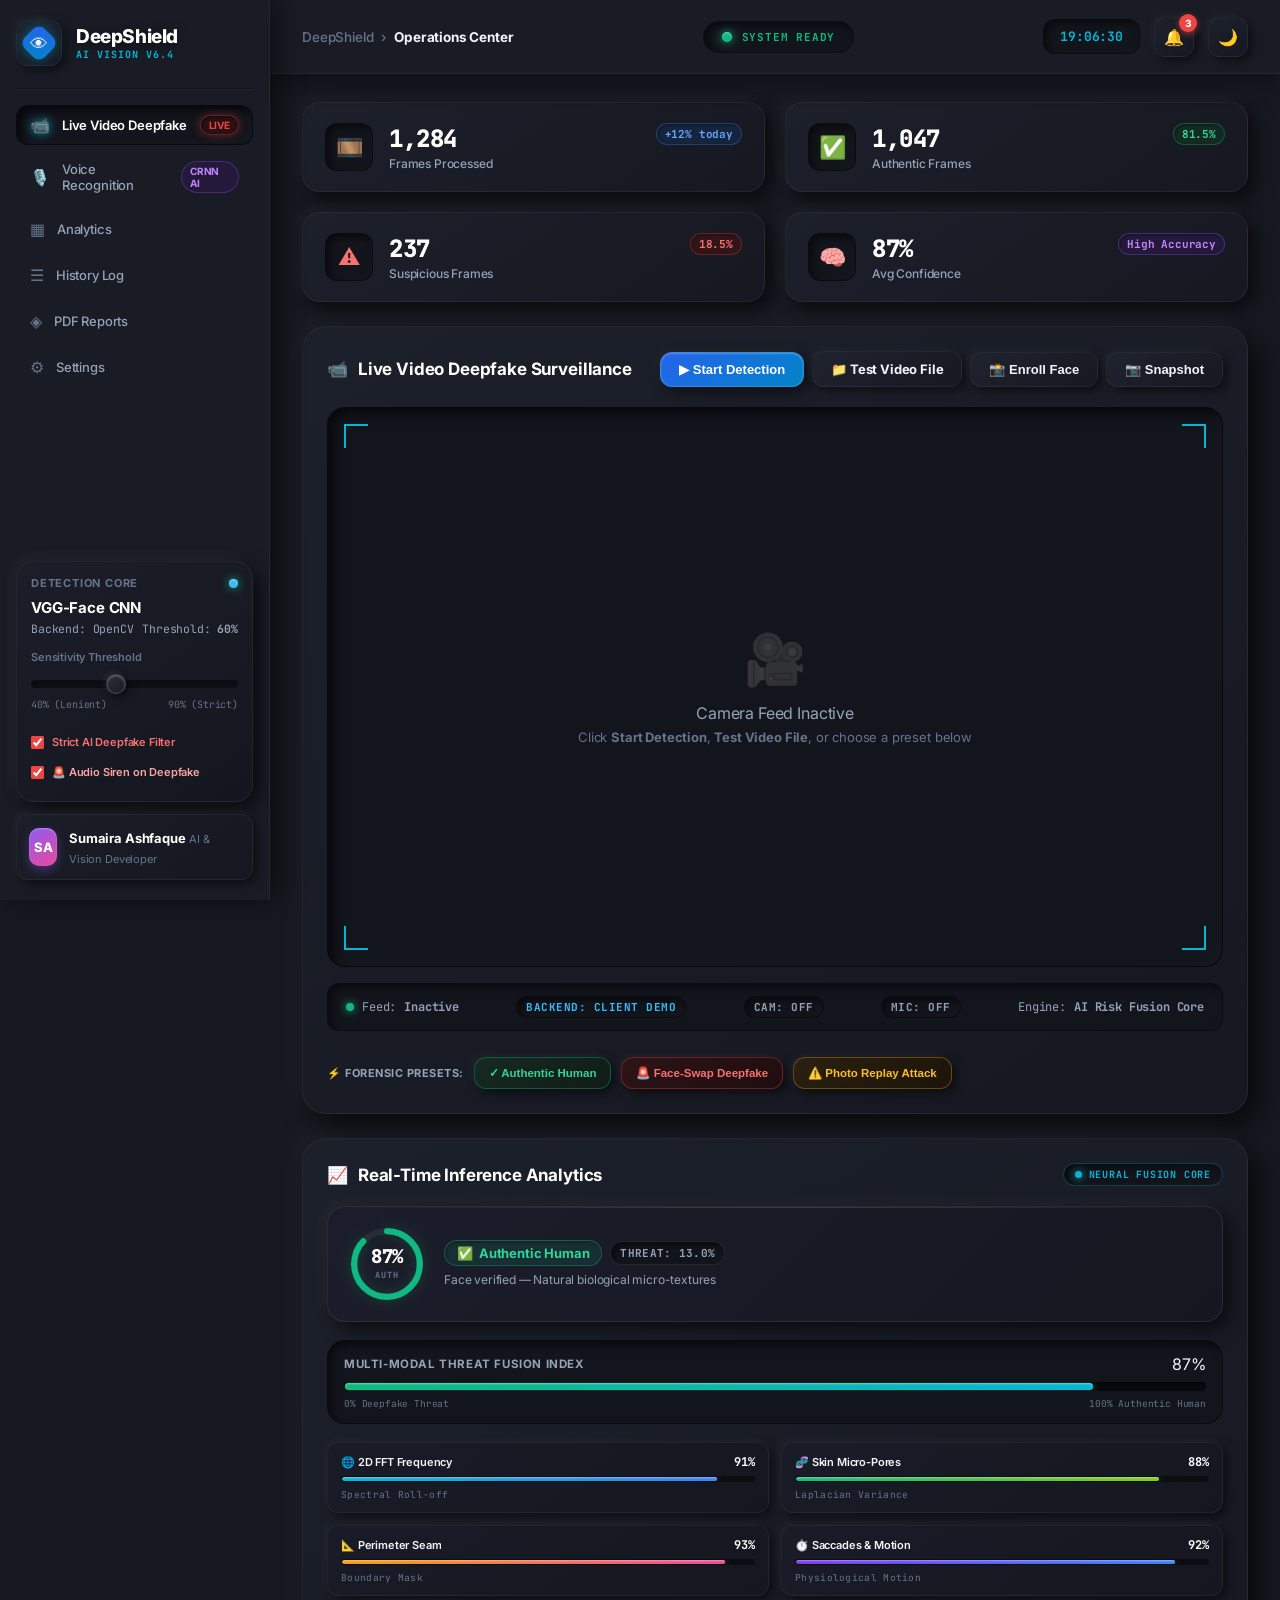
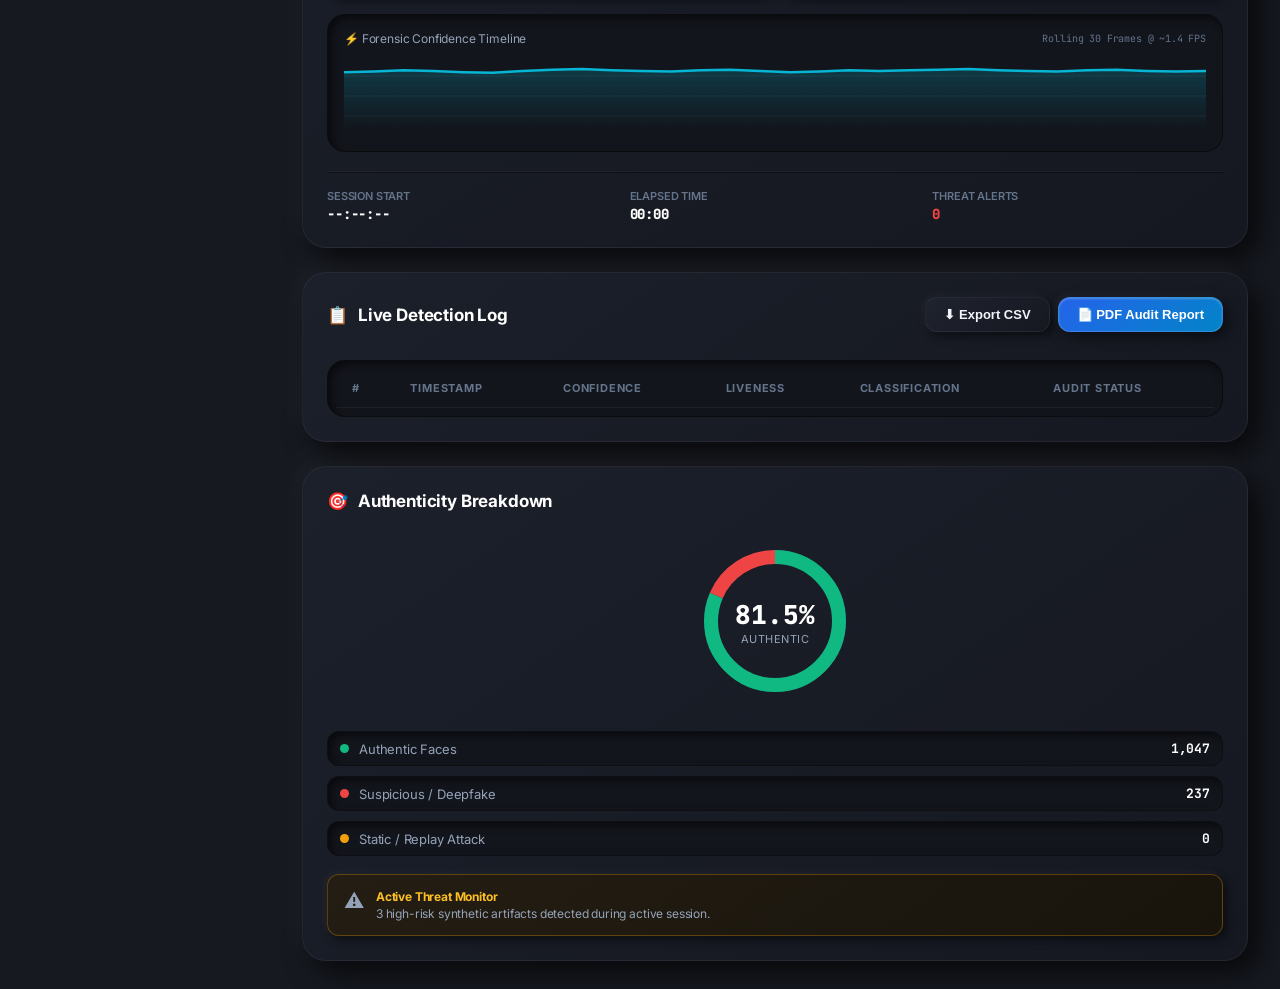
<file: Real-time-Deepfake-Detection-in-video-calls-main/index.html>
<!DOCTYPE html>
<html lang="en">
<head>
  <meta charset="UTF-8">
  <meta http-equiv="refresh" content="0; url=Frontend/index.html">
  <meta name="viewport" content="width=device-width, initial-scale=1.0">
  <title>DeepShield AI — Real-Time Deepfake Detection System</title>
  <style>
    body {
      background: #11121a;
      color: #f1f5f9;
      font-family: -apple-system, BlinkMacSystemFont, "Segoe UI", Roboto, Helvetica, Arial, sans-serif;
      display: flex;
      flex-direction: column;
      align-items: center;
      justify-content: center;
      min-height: 100vh;
      margin: 0;
      text-align: center;
    }
    .card {
      background: #1a1b26;
      border: 1px solid rgba(255, 255, 255, 0.1);
      border-radius: 16px;
      padding: 36px 40px;
      box-shadow: 0 20px 40px rgba(0, 0, 0, 0.5);
      max-width: 480px;
    }
    h1 {
      font-size: 24px;
      margin-bottom: 12px;
      color: #6366f1;
    }
    p {
      color: #94a3b8;
      font-size: 14px;
      line-height: 1.6;
      margin-bottom: 24px;
    }
    a.btn {
      display: inline-block;
      background: linear-gradient(135deg, #6366f1, #4f46e5);
      color: #ffffff;
      padding: 12px 28px;
      border-radius: 10px;
      text-decoration: none;
      font-weight: 600;
      font-size: 14px;
      transition: opacity 0.2s;
    }
    a.btn:hover {
      opacity: 0.9;
    }
  </style>
  <script>
    window.location.replace("Frontend/index.html");
  </script>
</head>
<body>
  <div class="card">
    <h1>🛡️ DeepShield AI</h1>
    <p>Redirecting to DeepShield Real-Time Forensic Operations Center...</p>
    <a href="Frontend/index.html" class="btn">Launch DeepShield Studio →</a>
  </div>
</body>
</html>
</file>
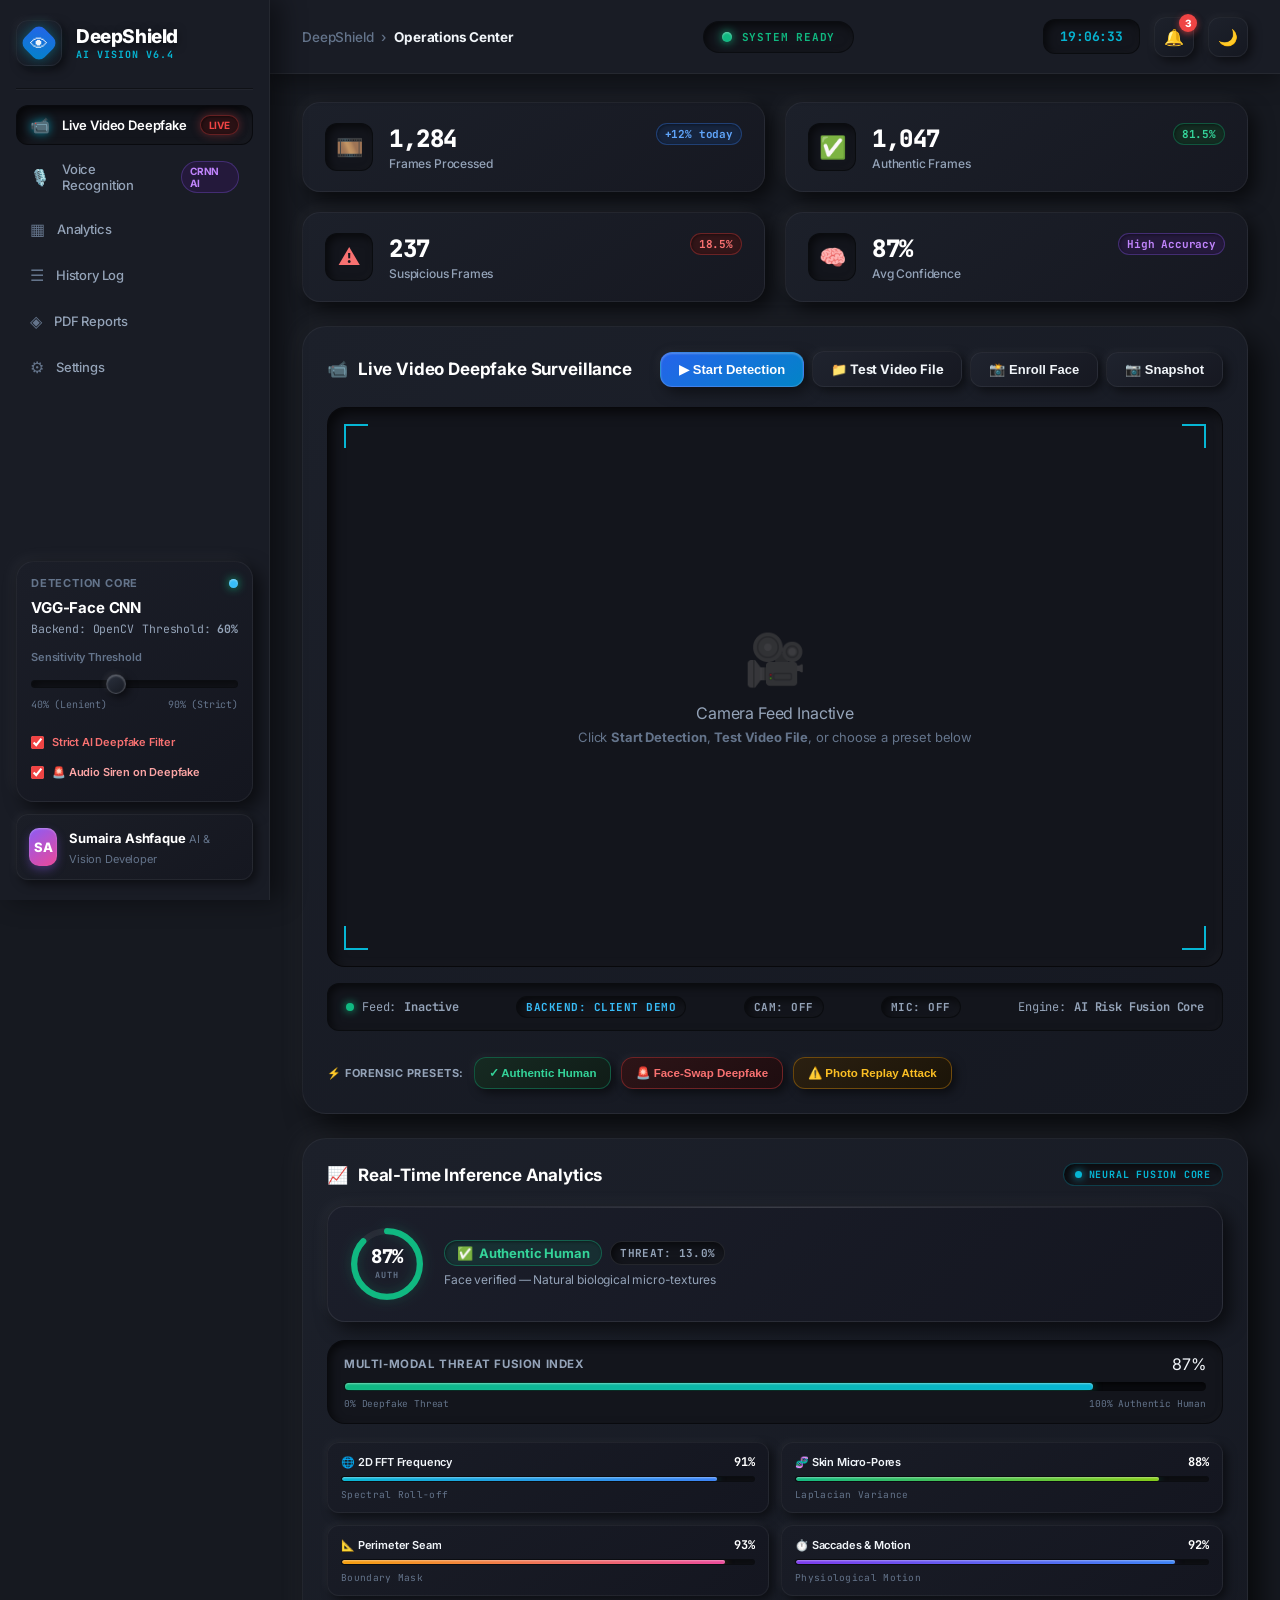
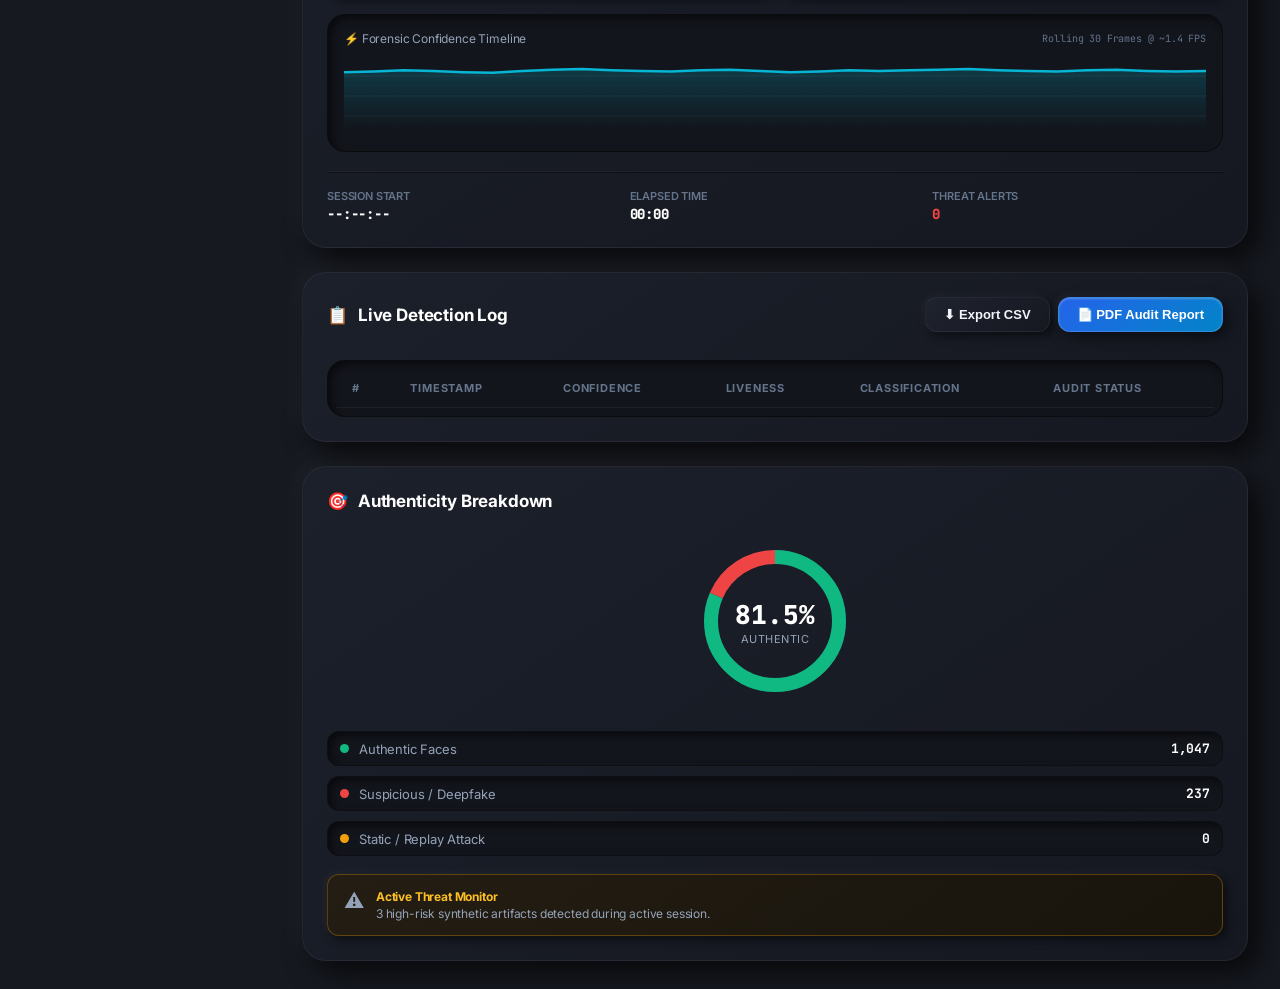
<file: Real-time-Deepfake-Detection-in-video-calls-main/Frontend/index.html>
<!DOCTYPE html>
<html lang="en">
<head>
  <meta charset="UTF-8" />
  <meta name="viewport" content="width=device-width, initial-scale=1.0" />
  <meta name="description" content="DeepShield — Real-Time Deepfake Detection System. AI-powered face authenticity analysis during live video calls with confidence scoring, liveness verification, and instant audit logging." />
  <title>DeepShield — Real-Time Deepfake Detection</title>
  <link rel="preconnect" href="https://fonts.googleapis.com" />
  <link rel="preconnect" href="https://fonts.gstatic.com" crossorigin />
  <link href="https://fonts.googleapis.com/css2?family=Inter:wght@300;400;500;600;700;800;900&family=JetBrains+Mono:wght@400;500;600;700&display=swap" rel="stylesheet" />
  <link rel="stylesheet" href="style.css" />
</head>
<body>
  <!-- Ambient cyber background canvas -->
  <canvas id="particle-canvas"></canvas>
  <div class="scanline-overlay"></div>

  <!-- Application Shell -->
  <div class="app-shell">

    <!-- ========== SIDEBAR ========== -->
    <aside class="sidebar" id="sidebar">
      <div class="sidebar-logo">
        <div class="logo-icon-wrap">
          <div class="logo-hex"></div>
          <span class="logo-eye">👁</span>
        </div>
        <div class="logo-text">
          <span class="logo-title">DeepShield</span>
          <span class="logo-sub">AI Vision v6.4</span>
        </div>
        <button class="sidebar-close-btn" id="sidebar-close-btn" aria-label="Close sidebar menu">✕</button>
      </div>

      <nav class="sidebar-nav">
        <a href="#" class="nav-item active" id="nav-dashboard">
          <span class="nav-icon">📹</span>
          <span class="nav-label">Live Video Deepfake</span>
          <span class="nav-badge live-badge" style="margin-left: auto;">LIVE</span>
        </a>
        <a href="#" class="nav-item" id="nav-voice">
          <span class="nav-icon">🎙️</span>
          <span class="nav-label">Voice Recognition</span>
          <span class="nav-badge badge-purple" style="margin-left: auto;">CRNN AI</span>
        </a>
        <a href="#" class="nav-item" id="nav-analytics">
          <span class="nav-icon">▦</span>
          <span class="nav-label">Analytics</span>
        </a>
        <a href="#" class="nav-item" id="nav-history">
          <span class="nav-icon">☰</span>
          <span class="nav-label">History Log</span>
        </a>
        <a href="#" class="nav-item" id="nav-reports">
          <span class="nav-icon">◈</span>
          <span class="nav-label">PDF Reports</span>
        </a>
        <a href="#" class="nav-item" id="nav-settings">
          <span class="nav-icon">⚙</span>
          <span class="nav-label">Settings</span>
        </a>
      </nav>

      <!-- Active Model Settings Card -->
      <div class="sidebar-model-card">
        <div class="model-header">
          <span class="model-label">Detection Core</span>
          <span class="model-status-dot" title="Core Operational"></span>
        </div>
        <div class="model-name">VGG-Face CNN</div>
        <div class="model-meta">
          <span>Backend: OpenCV</span>
          <span>Threshold: <strong id="threshold-display">60%</strong></span>
        </div>
        <div class="threshold-control">
          <label for="threshold-slider">Sensitivity Threshold</label>
          <input type="range" id="threshold-slider" min="40" max="90" value="60" step="1" class="slider" />
          <div class="threshold-labels">
            <span>40% (Lenient)</span>
            <span>90% (Strict)</span>
          </div>
          <div class="strict-mode-wrap" style="margin-top: 14px; padding-top: 10px; border-top: 1px solid var(--border-subtle); display: flex; flex-direction: column; gap: 8px;">
            <label style="display: flex; align-items: center; gap: 8px; font-size: 11px; cursor: pointer; color: #f87171; font-weight: 600;">
              <input type="checkbox" id="strict-mode" checked style="accent-color: #ef4444;" />
              <span>Strict AI Deepfake Filter</span>
            </label>
            <label style="display: flex; align-items: center; gap: 8px; font-size: 11px; cursor: pointer; color: #fca5a5; font-weight: 600;">
              <input type="checkbox" id="audio-alert-toggle" checked style="accent-color: #ef4444;" />
              <span>🚨 Audio Siren on Deepfake</span>
            </label>
          </div>
        </div>
      </div>

      <!-- Developer Info -->
      <div class="sidebar-footer">
        <div class="user-card">
          <div class="user-avatar">SA</div>
          <div class="user-info">
            <span class="user-name">Sumaira Ashfaque</span>
            <span class="user-role">AI & Vision Developer</span>
          </div>
        </div>
      </div>
    </aside>
    <div class="sidebar-backdrop" id="sidebar-backdrop"></div>

    <!-- ========== MAIN CONTENT AREA ========== -->
    <main class="main-content">

      <!-- TOP NAV / HUD BAR -->
      <header class="topbar">
        <div class="topbar-left">
          <button class="topbar-menu-btn" id="sidebar-toggle" aria-label="Toggle menu">☰</button>
          <div class="breadcrumb">
            <span>DeepShield</span>
            <span class="bc-sep">›</span>
            <span class="bc-active">Operations Center</span>
          </div>
        </div>

        <div class="topbar-center">
          <div class="live-indicator" id="live-indicator">
            <span class="pulse-dot"></span>
            <span class="live-text" id="live-text">SYSTEM READY</span>
          </div>
        </div>

        <div class="topbar-right" style="position: relative;">
          <div class="topbar-clock" id="topbar-clock">--:--:--</div>
          <div class="topbar-btn" id="alert-bell" title="Active Alerts" style="cursor: pointer; position: relative;">
            🔔<span class="alert-count" id="notification-badge">0</span>
          </div>

          <!-- NOTIFICATION CENTER DROPDOWN -->
          <div class="notification-dropdown" id="notification-dropdown" style="display: none;">
            <div class="notif-header">
              <div class="notif-title">
                <span>🔔 Security & System Alerts</span>
                <span class="notif-unread-tag" id="notif-unread-count">0 Unread</span>
              </div>
              <div class="notif-actions">
                <button class="notif-btn" id="notif-mark-read">Mark All Read</button>
                <button class="notif-btn notif-clear-btn" id="notif-clear-all">Clear</button>
              </div>
            </div>
            <div class="notif-list" id="notif-list">
              <!-- Dynamically populated -->
            </div>
          </div>

          <div class="topbar-btn" id="theme-toggle" title="Toggle Dark/Light Mode" style="cursor: pointer;">🌙</div>
        </div>
      </header>

      <div class="content-area">

        <!-- File Protocol Notice Banner (Visible when opened directly via file://) -->
        <div id="file-protocol-warning" class="file-protocol-warning" style="display: none;">
          <div class="file-warning-content">
            <span class="file-warning-icon">⚠️</span>
            <div class="file-warning-text">
              <strong>Local File Mode Detected:</strong> Browsers block Camera and Microphone permissions on <code>file://</code> URLs.
              Please switch to the local server URL:
            </div>
          </div>
          <a href="http://localhost:8050" class="file-warning-btn">🚀 Open http://localhost:8050</a>
        </div>

        <div id="unified-surveillance-section" class="surveillance-section-container">
        <!-- ===== STAT METRIC TILES ===== -->
        <div class="stats-row">

          <div class="stat-card">
            <div class="stat-icon stat-blue">🎞️</div>
            <div class="stat-body">
              <span class="stat-value" id="sv-frames">1,284</span>
              <span class="stat-label">Frames Processed</span>
            </div>
            <div class="stat-badge badge-blue">+12% today</div>
          </div>
          <div class="stat-card">
            <div class="stat-icon stat-green">✅</div>
            <div class="stat-body">
              <span class="stat-value" id="sv-auth">1,047</span>
              <span class="stat-label">Authentic Frames</span>
            </div>
            <div class="stat-badge badge-green">81.5%</div>
          </div>
          <div class="stat-card">
            <div class="stat-icon stat-red">⚠️</div>
            <div class="stat-body">
              <span class="stat-value" id="sv-sus">237</span>
              <span class="stat-label">Suspicious Frames</span>
            </div>
            <div class="stat-badge badge-red">18.5%</div>
          </div>
          <div class="stat-card">
            <div class="stat-icon stat-purple">🧠</div>
            <div class="stat-body">
              <span class="stat-value" id="sv-conf">87%</span>
              <span class="stat-label">Avg Confidence</span>
            </div>
            <div class="stat-badge badge-purple">High Accuracy</div>
          </div>
        </div>

        <!-- ===== VIDEO FEED & LIVE ANALYTICS ===== -->
        <div class="main-panel-row">

          <!-- VIDEO FEED PANEL -->
          <div class="glass-panel video-panel">
            <div class="panel-header">
              <div class="panel-title">
                <span class="panel-title-icon">📹</span>
                Live Video Deepfake Surveillance
              </div>
              <div class="panel-actions">
                <button class="panel-btn" id="toggle-detection">▶ Start Detection</button>
                <label class="panel-btn panel-btn-outline" for="video-file-input" style="cursor: pointer;" title="Upload and test an AI deepfake video file">
                  📁 Test Video File
                </label>
                <input type="file" id="video-file-input" accept="video/*" style="display: none;" />
                <button class="panel-btn panel-btn-outline" id="enroll-btn" title="Enroll your face as authorized reference">📸 Enroll Face</button>
                <button class="panel-btn panel-btn-outline" id="snapshot-btn">📷 Snapshot</button>
              </div>
            </div>

            <!-- PROMINENT RED CAUTION / RED ALERT BANNER -->
            <div class="red-alert-banner" id="red-alert-banner" style="display: none;">
              <div class="red-alert-siren">🚨</div>
              <div class="red-alert-body">
                <div class="red-alert-title">RED CAUTION: AI DEEPFAKE VIDEO DETECTED!</div>
                <div class="red-alert-desc" id="red-alert-desc">Synthetic manipulation artifacts confirmed. Facial stream flagged as high-risk deepfake.</div>
              </div>
              <div class="red-alert-badge">CRITICAL THREAT</div>
            </div>

            <!-- Video & Target Overlays -->
            <div class="video-wrapper" id="video-wrapper">
              <div class="video-placeholder" id="video-placeholder">
                <div class="video-idle-icon">🎥</div>
                <p>Camera Feed Inactive</p>
                <p class="video-idle-sub">Click <strong>Start Detection</strong>, <strong>Test Video File</strong>, or choose a preset below</p>
              </div>

              <video id="webcam-video" autoplay muted playsinline style="display:none;"></video>
              <canvas id="overlay-canvas" style="display:none;"></canvas>

              <!-- Red Alert Watermark in Video Feed -->
              <div class="hud-red-alert-tag" id="hud-red-alert-tag" style="display: none;">
                <span>🚨 RED CAUTION: DEEPFAKE VIDEO PLAYING</span>
              </div>

              <!-- Cyberpunk HUD Target Brackets -->
              <div class="hud-corner hud-tl"></div>
              <div class="hud-corner hud-tr"></div>
              <div class="hud-corner hud-bl"></div>
              <div class="hud-corner hud-br"></div>

              <!-- HUD Overlay Badge -->
              <div class="hud-info" id="hud-info" style="display:none;">
                <span id="hud-label" class="hud-label-text hud-authentic">✓ AUTHENTIC</span>
                <span id="hud-confidence" class="hud-conf">87%</span>
              </div>

              <!-- Animated Scanline -->
              <div class="hud-scan-line" id="scan-line" style="display:none;"></div>
            </div>

            <!-- Video Metadata Bar -->
            <div class="video-meta">
              <span class="vm-item"><span class="vm-dot green"></span>Feed: <strong id="feed-status">Inactive</strong></span>
              <span class="vm-item"><strong id="backend-status-indicator" style="color: #10b981;">BACKEND: READY</strong></span>
              <span class="vm-item"><strong id="cam-status-indicator" style="color: #94a3b8;">CAM: OFF</strong></span>
              <span class="vm-item"><strong id="mic-status-indicator" style="color: #94a3b8;">MIC: OFF</strong></span>
              <span class="vm-item">Engine: <strong>AI Risk Fusion Core</strong></span>
            </div>

            <!-- Quick Forensic Test Presets Strip -->
            <div class="video-preset-strip" style="display: flex; align-items: center; gap: 10px; margin-top: 14px; padding-top: 12px; border-top: 1px solid var(--border-subtle); flex-wrap: wrap;">
              <span class="preset-label" style="font-size: 11px; font-weight: 700; color: #94a3b8; text-transform: uppercase; letter-spacing: 0.5px;">⚡ Forensic Presets:</span>
              <button class="preset-btn preset-real" id="preset-real-video" type="button" title="Simulate Authentic Human Video Stream">✓ Authentic Human</button>
              <button class="preset-btn preset-fake" id="preset-fake-video" type="button" title="Simulate Face-Swap Deepfake Attack">🚨 Face-Swap Deepfake</button>
              <button class="preset-btn preset-amber" id="preset-replay-video" type="button" title="Simulate Photo / Screen Replay Attack">⚠️ Photo Replay Attack</button>
            </div>

          </div>

          <!-- ANALYTICS PANEL -->
          <div class="glass-panel analytics-panel">
            <div class="panel-header">
              <div class="panel-title">
                <span class="panel-title-icon">📈</span>
                <span>Real-Time Inference Analytics</span>
              </div>
              <div class="analytics-live-tag">
                <span class="pulse-dot"></span>
                <span>NEURAL FUSION CORE</span>
              </div>
            </div>

            <!-- Master Holographic Forensic Verdict Card -->
            <div class="status-display" id="status-display">
              <div class="verdict-gauge-wrap">
                <div class="verdict-radial-ring">
                  <svg class="radial-svg" viewBox="0 0 76 76">
                    <circle class="radial-track" cx="38" cy="38" r="32"></circle>
                    <circle class="radial-bar" id="radial-progress-bar" cx="38" cy="38" r="32" stroke-dasharray="201" stroke-dashoffset="26"></circle>
                  </svg>
                  <div class="radial-center-content">
                    <span class="status-conf" id="status-conf">87%</span>
                    <span class="radial-unit">AUTH</span>
                  </div>
                </div>
              </div>
              <div class="status-info">
                <div class="status-badge-row">
                  <span class="status-pill-chip authentic-active" id="status-pill-chip">
                    <span id="status-icon">✅</span>
                    <span class="status-label" id="status-label">Authentic Human</span>
                  </span>
                  <span class="threat-index-pill" id="threat-index-pill">THREAT: 13.0%</span>
                </div>
                <span class="status-sub" id="status-sub">Face verified — Natural biological micro-textures</span>
              </div>
            </div>

            <!-- Master Overall Risk Fusion Well -->
            <div class="master-fusion-well">
              <div class="fusion-header">
                <span class="fusion-title">Multi-Modal Threat Fusion Index</span>
                <span class="conf-val" id="conf-val">87%</span>
              </div>
              <div class="conf-bar-wrap">
                <div class="conf-bar" id="conf-bar" style="width: 87%"></div>
              </div>
              <div class="fusion-meta-labels">
                <span>0% Deepfake Threat</span>
                <span>100% Authentic Human</span>
              </div>
            </div>

            <!-- Multi-Cue 4-Quadrant Forensic Matrix -->
            <div class="forensic-quad-grid">
              <!-- Quad 1: 2D FFT -->
              <div class="quad-card">
                <div class="quad-card-header">
                  <span class="quad-name">🌐 2D FFT Frequency</span>
                  <span class="conf-val quad-val" id="fft-val">91%</span>
                </div>
                <div class="conf-bar-wrap quad-bar-wrap">
                  <div class="conf-bar fft-bar" id="fft-bar" style="width: 91%"></div>
                </div>
                <span class="quad-sub">Spectral Roll-off</span>
              </div>

              <!-- Quad 2: Skin Micro-Pores -->
              <div class="quad-card">
                <div class="quad-card-header">
                  <span class="quad-name">🧬 Skin Micro-Pores</span>
                  <span class="conf-val quad-val" id="texture-val">88%</span>
                </div>
                <div class="conf-bar-wrap quad-bar-wrap">
                  <div class="conf-bar texture-bar" id="texture-bar" style="width: 88%"></div>
                </div>
                <span class="quad-sub">Laplacian Variance</span>
              </div>

              <!-- Quad 3: Mask Perimeter Seam -->
              <div class="quad-card">
                <div class="quad-card-header">
                  <span class="quad-name">📐 Perimeter Seam</span>
                  <span class="conf-val quad-val" id="seam-val">93%</span>
                </div>
                <div class="conf-bar-wrap quad-bar-wrap">
                  <div class="conf-bar seam-bar" id="seam-bar" style="width: 93%"></div>
                </div>
                <span class="quad-sub">Boundary Mask</span>
              </div>

              <!-- Quad 4: Liveness Coherence -->
              <div class="quad-card">
                <div class="quad-card-header">
                  <span class="quad-name">⏱️ Saccades & Motion</span>
                  <span class="conf-val quad-val" id="liveness-val">92%</span>
                </div>
                <div class="conf-bar-wrap quad-bar-wrap">
                  <div class="conf-bar liveness-bar" id="liveness-bar" style="width: 92%"></div>
                </div>
                <span class="quad-sub">Physiological Motion</span>
              </div>
            </div>

            <!-- Real-time Line Graph -->
            <div class="mini-chart-section">
              <div class="mini-chart-header">
                <div class="mini-chart-title">
                  <span>⚡ Forensic Confidence Timeline</span>
                </div>
                <span class="mini-tag">Rolling 30 Frames @ ~1.4 FPS</span>
              </div>
              <canvas id="mini-chart" height="75"></canvas>
            </div>

            <!-- Session Indicators -->
            <div class="session-info">
              <div class="si-item">
                <span class="si-label">SESSION START</span>
                <span class="si-val" id="session-start">--:--:--</span>
              </div>
              <div class="si-item">
                <span class="si-label">ELAPSED TIME</span>
                <span class="si-val" id="session-dur">00:00</span>
              </div>
              <div class="si-item">
                <span class="si-label">THREAT ALERTS</span>
                <span class="si-val alert-val" id="session-alerts">0</span>
              </div>
            </div>
          </div>

        </div>

        <!-- ===== BOTTOM LOG & DISTRIBUTION ROW ===== -->
        <div class="bottom-row">

          <!-- DETECTION LOG TABLE -->
          <div class="glass-panel log-panel">
            <div class="panel-header">
              <div class="panel-title">
                <span class="panel-title-icon">📋</span>
                Live Detection Log
              </div>
              <div class="panel-actions">
                <button class="panel-btn panel-btn-outline" id="export-csv">⬇ Export CSV</button>
                <button class="panel-btn" id="gen-report">📄 PDF Audit Report</button>
              </div>
            </div>
            <div class="log-table-wrap">
              <table class="log-table" id="log-table">
                <thead>
                  <tr>
                    <th>#</th>
                    <th>Timestamp</th>
                    <th>Confidence</th>
                    <th>Liveness</th>
                    <th>Classification</th>
                    <th>Audit Status</th>
                  </tr>
                </thead>
                <tbody id="log-tbody">
                  <!-- Populated by script.js -->
                </tbody>
              </table>
            </div>
          </div>

          <!-- DISTRIBUTION / DONUT PANEL -->
          <div class="glass-panel dist-panel">
            <div class="panel-header">
              <div class="panel-title">
                <span class="panel-title-icon">🎯</span>
                Authenticity Breakdown
              </div>
            </div>
            <div class="donut-wrap">
              <canvas id="donut-chart" width="180" height="180"></canvas>
              <div class="donut-center-text">
                <span class="donut-pct" id="donut-pct">81%</span>
                <span class="donut-label">Authentic</span>
              </div>
            </div>
            <div class="dist-legend">
              <div class="dist-item">
                <span class="dist-dot" style="background: #10b981"></span>
                <span>Authentic Faces</span>
                <span class="dist-count" id="dist-auth">1,047</span>
              </div>
              <div class="dist-item">
                <span class="dist-dot" style="background: #ef4444"></span>
                <span>Suspicious / Deepfake</span>
                <span class="dist-count" id="dist-sus">237</span>
              </div>
              <div class="dist-item">
                <span class="dist-dot" style="background: #f59e0b"></span>
                <span>Static / Replay Attack</span>
                <span class="dist-count" id="dist-static">0</span>
              </div>
            </div>
            <div class="alert-callout" id="alert-callout">
              <span class="alert-callout-icon">⚠️</span>
              <div>
                <strong>Active Threat Monitor</strong>
                <span id="alert-callout-text">3 high-risk synthetic artifacts detected during active session.</span>
              </div>
            </div>
          </div>

        </div>

        </div> <!-- End #unified-surveillance-section -->

        <!-- ===== SECTION 2: DEDICATED VOICE RECOGNITION STUDIO ===== -->
        <div class="voice-section-container" id="voice-recognition-section" style="display: none;">
          <div class="voice-hero-banner" style="border-color: rgba(167, 139, 250, 0.35); background: linear-gradient(135deg, rgba(30, 27, 75, 0.7) 0%, rgba(15, 23, 42, 0.85) 100%);">
            <div class="voice-hero-content">
              <div class="voice-badge" style="color: #c084fc;">🎙️ NEURAL ACOUSTIC FORENSIC LAB</div>
              <h2>Voice Recognition & Audio Deepfake Analysis Studio</h2>
              <p>Dual-stage forensic speech verification combining raw acoustic wave perturbation analysis with deep representations from PyTorch <strong>ResNet-18 + Bi-GRU + Attention Pooling</strong> (checkpoint <code>best_model10.pth</code>), calibrated against the ASVspoof 2021 speech fraud benchmark.</p>
              <div class="voice-specs-chips" style="display: flex; gap: 10px; margin-top: 14px; flex-wrap: wrap;">
                <span class="vspec-chip">🧠 ResNet18-BiGRU-Attn</span>
                <span class="vspec-chip">⚡ 16 kHz / 128 Mel Bins</span>
                <span class="vspec-chip">🛡️ Vocoder Discontinuity Filter</span>
                <span class="vspec-chip">⏱️ Real-Time Inference: &lt; 40ms</span>
              </div>
            </div>
            <div class="voice-model-badge" style="border-color: rgba(167, 139, 250, 0.4); background: rgba(167, 139, 250, 0.1);">
              <span style="color: #94a3b8;">Neural Architecture</span>
              <strong style="color: #c084fc;">best_model10.pth Active</strong>
            </div>
          </div>

          <div class="voice-grid-row">
            <!-- Voice Panel 1: Live Voice / Mic Authenticity Scanner -->
            <div class="glass-panel voice-panel">
              <div class="panel-header">
                <div class="panel-title">
                  <span class="panel-title-icon">🔊</span>
                  Live Microphone Acoustic Forensics
                </div>
                <div class="panel-actions">
                  <button class="panel-btn" id="voice-mic-toggle">🎙️ Start Voice Analysis</button>
                  <button class="panel-btn panel-btn-outline" id="voice-record-btn" title="Record a 5-second vocal sample and analyze">
                    <span class="rec-dot"></span> <span id="voice-record-text">🔴 Record 5s Clip</span>
                  </button>
                </div>
              </div>

              <!-- Visualizer Mode Controls Bar -->
              <div class="voice-viz-toolbar">
                <div class="voice-viz-mode-group">
                  <span class="vtm-label">Display Mode:</span>
                  <button class="viz-mode-btn active" id="vmode-spectrum" data-mode="spectrum">📊 FFT Equalizer</button>
                  <button class="viz-mode-btn" id="vmode-wave" data-mode="wave">🌊 Oscilloscope</button>
                  <button class="viz-mode-btn" id="vmode-spectrogram" data-mode="spectrogram">🧬 Spectrogram</button>
                </div>
                <div class="voice-pitch-badge" id="voice-pitch-badge">
                  <span>Pitch (F₀): <strong id="voice-pitch-val">-- Hz</strong></span>
                </div>
              </div>

              <!-- Audio Waveform / Spectrum Visualizer -->
              <div class="voice-visualizer-wrap">
                <canvas id="voice-spectrum-canvas" width="640" height="150"></canvas>
                <div class="voice-spectrum-overlay">
                  <span id="voice-mic-status">Mic Inactive — Press Start Voice Analysis or Record 5s</span>
                </div>
              </div>

              <!-- Real-time Decibel / Volume Level Meter -->
              <div class="voice-meter-row">
                <span class="vmr-label">Input Level:</span>
                <div class="db-meter-track">
                  <div class="db-meter-bar" id="voice-db-bar" style="width: 0%;"></div>
                </div>
                <span class="db-meter-val" id="voice-db-val">-∞ dB</span>
                <span class="db-meter-clip" id="voice-db-clip" title="Signal Clip Indicator">CLIP</span>
              </div>

              <!-- Live Voice Threat Verdict Banner -->
              <div class="voice-verdict-card" id="voice-verdict-card">
                <div class="voice-verdict-icon" id="voice-verdict-icon">🎙️</div>
                <div class="voice-verdict-body">
                  <div class="voice-verdict-title" id="voice-verdict-title">Voice Analysis Standby</div>
                  <div class="voice-verdict-desc" id="voice-verdict-desc">Speak into microphone to verify vocal micro-tremors and acoustic authenticity.</div>
                </div>
                <div class="voice-score-pill" id="voice-score-pill">--% AUTHENTIC</div>
              </div>

              <!-- Live Acoustic Forensic 6-Quadrant Matrix -->
              <div class="voice-metrics-grid">
                <div class="vm-card">
                  <div class="vm-card-title">Spectral Consistency</div>
                  <div class="vm-card-val" id="vm-spectral">Standby</div>
                  <div class="vm-card-bar"><div class="vm-bar-inner" id="vmb-spectral" style="width: 50%"></div></div>
                  <span class="vm-card-sub">Nyquist roll-off &gt; 8kHz</span>
                </div>
                <div class="vm-card">
                  <div class="vm-card-title">Pitch Micro-Tremor (F₀)</div>
                  <div class="vm-card-val" id="vm-pitch">Standby</div>
                  <div class="vm-card-bar"><div class="vm-bar-inner" id="vmb-pitch" style="width: 50%"></div></div>
                  <span class="vm-card-sub">Glottal Jitter &amp; Shimmer</span>
                </div>
                <div class="vm-card">
                  <div class="vm-card-title">Vocoder Phase Coherence</div>
                  <div class="vm-card-val" id="vm-phase">Standby</div>
                  <div class="vm-card-bar"><div class="vm-bar-inner" id="vmb-phase" style="width: 50%"></div></div>
                  <span class="vm-card-sub">Phase inversion artifacts</span>
                </div>
                <div class="vm-card">
                  <div class="vm-card-title">Bi-GRU Temporal Flow</div>
                  <div class="vm-card-val" id="vm-gru">Standby</div>
                  <div class="vm-card-bar"><div class="vm-bar-inner" id="vmb-gru" style="width: 50%"></div></div>
                  <span class="vm-card-sub">Forward-backward continuity</span>
                </div>
                <div class="vm-card">
                  <div class="vm-card-title">MFCC Cepstral Distance</div>
                  <div class="vm-card-val" id="vm-mfcc">Standby</div>
                  <div class="vm-card-bar"><div class="vm-bar-inner" id="vmb-mfcc" style="width: 50%; background: linear-gradient(90deg, #3b82f6, #8b5cf6);"></div></div>
                  <span class="vm-card-sub">13-band Mel filterbanks</span>
                </div>
                <div class="vm-card">
                  <div class="vm-card-title">Harmonic Naturalness</div>
                  <div class="vm-card-val" id="vm-harmonic">Standby</div>
                  <div class="vm-card-bar"><div class="vm-bar-inner" id="vmb-harmonic" style="width: 50%; background: linear-gradient(90deg, #10b981, #06b6d4);"></div></div>
                  <span class="vm-card-sub">HNR vocal tract resonance</span>
                </div>
              </div>
            </div>

            <!-- Voice Panel 2: Audio File Upload & Forensic Inspection -->
            <div class="glass-panel voice-panel">
              <div class="panel-header">
                <div class="panel-title">
                  <span class="panel-title-icon">📁</span>
                  Voice File Deepfake Recognition & Testing Lab
                </div>
              </div>

              <div class="voice-upload-zone" id="voice-drop-zone">
                <div class="voice-upload-icon">🎧</div>
                <div class="voice-upload-text">Upload audio file for neural deepfake inspection</div>
                <div class="voice-upload-sub">Drag &amp; drop WAV, MP3, M4A, OGG, WebM up to 50MB</div>
                <label class="panel-btn" for="voice-file-input" style="cursor: pointer; margin-top: 14px;">
                  📂 Choose Audio File
                </label>
                <input type="file" id="voice-file-input" accept="audio/*" style="display: none;" />
              </div>

              <!-- Expanded 4 Forensic Testing Presets -->
              <div class="voice-preset-row">
                <span class="preset-label">⚡ Forensic Presets:</span>
                <button class="preset-btn preset-real" id="preset-real-audio" title="Test authentic natural human voice">✓ Authentic Speech</button>
                <button class="preset-btn preset-fake" id="preset-fake-audio" title="Test ElevenLabs synthetic cloned speech">🚨 ElevenLabs Clone</button>
                <button class="preset-btn preset-amber" id="preset-rvc-audio" title="Test RVC / So-VITS timbre-swap deepfake">🎭 RVC Timbre Swap</button>
                <button class="preset-btn preset-amber" id="preset-replay-audio" title="Test narrowband telephone audio replay">📻 Replay Telephony</button>
              </div>

              <!-- File Prediction Result Card -->
              <div class="voice-file-result" id="voice-file-result" style="display: none;">
                <div class="vfr-header">
                  <div class="vfr-title-wrap">
                    <span id="vfr-filename">sample.wav</span>
                    <span class="vfr-meta-chip" id="vfr-file-meta">16.0 kHz • Mono</span>
                  </div>
                  <span class="vfr-badge" id="vfr-badge">ANALYSIS COMPLETE</span>
                </div>

                <!-- Interactive Audio Player -->
                <div class="vfr-audio-player-wrap" style="margin-top: 10px;">
                  <audio id="voice-audio-player" controls style="width: 100%; border-radius: 8px; outline: none;"></audio>
                </div>

                <!-- File Classification Metric Summary -->
                <div class="vfr-body" style="margin-top: 14px;">
                  <div class="vfr-metric-row">
                    <span>Neural Classification:</span>
                    <strong id="vfr-label">Real Human Voice</strong>
                  </div>
                  <div class="vfr-metric-row">
                    <span>Authenticity Confidence:</span>
                    <strong id="vfr-confidence" style="color: #10b981;">94.2%</strong>
                  </div>
                  <div class="vfr-metric-row">
                    <span>Synthetic Threat Risk:</span>
                    <strong id="vfr-threat" style="color: #ef4444;">5.8%</strong>
                  </div>
                </div>

                <!-- Temporal Segment Scores Visualization -->
                <div class="vfr-segments-wrap" id="vfr-segments-wrap" style="margin-top: 14px; padding-top: 12px; border-top: 1px solid var(--border-subtle);">
                  <div style="display: flex; justify-content: space-between; font-size: 11px; color: var(--text-muted); margin-bottom: 6px;">
                    <span>Temporal 4-Sec Window Segment Risk:</span>
                    <span id="vfr-segments-count">1 Window Analyzed</span>
                  </div>
                  <div class="vfr-segments-bars" id="vfr-segments-bars" style="display: flex; gap: 4px; height: 18px;">
                    <!-- Populated dynamically -->
                  </div>
                </div>

                <div class="vfr-reasons" id="vfr-reasons" style="margin-top: 12px; font-size: 11px; color: #94a3b8; line-height: 1.6;"></div>

                <!-- Result Actions Bar -->
                <div class="vfr-actions-row" style="display: flex; justify-content: flex-end; gap: 10px; margin-top: 14px; padding-top: 12px; border-top: 1px solid var(--border-subtle);">
                  <button class="panel-btn panel-btn-outline" id="voice-export-json">📄 Export Acoustic JSON</button>
                </div>
              </div>
            </div>
          </div>

          <!-- ===== NEURAL PIPELINE ARCHITECTURE CARD ===== -->
          <div class="glass-panel voice-pipeline-panel" style="margin-top: 4px;">
            <div class="panel-header">
              <div class="panel-title">
                <span class="panel-title-icon">🧬</span>
                Neural Acoustic Forensic Architecture &amp; Processing Pipeline
              </div>
              <span class="mini-tag" style="color: #a78bfa;">PyTorch TorchScript Core</span>
            </div>
            <div class="pipeline-flow-grid">
              <div class="pf-step">
                <div class="pf-step-num">01</div>
                <div class="pf-step-icon">🎙️</div>
                <div class="pf-step-title">Audio Resampling</div>
                <div class="pf-step-desc">16 kHz 16-bit Mono PCM, 4-sec window slicing</div>
              </div>
              <div class="pf-arrow">➜</div>
              <div class="pf-step">
                <div class="pf-step-num">02</div>
                <div class="pf-step-icon">🎼</div>
                <div class="pf-step-title">Log-Mel Filterbanks</div>
                <div class="pf-step-desc">128 Mel Bins, 2048 FFT window, 512 hop length</div>
              </div>
              <div class="pf-arrow">➜</div>
              <div class="pf-step">
                <div class="pf-step-num">03</div>
                <div class="pf-step-icon">🧠</div>
                <div class="pf-step-title">ResNet-18 Backbone</div>
                <div class="pf-step-desc">2D Residual convolution blocks, ImageNet normalization</div>
              </div>
              <div class="pf-arrow">➜</div>
              <div class="pf-step">
                <div class="pf-step-num">04</div>
                <div class="pf-step-icon">🔄</div>
                <div class="pf-step-title">Bi-GRU Temporal</div>
                <div class="pf-step-desc">Bidirectional recurrent layers tracking phoneme shifts</div>
              </div>
              <div class="pf-arrow">➜</div>
              <div class="pf-step">
                <div class="pf-step-num">05</div>
                <div class="pf-step-icon">👁️</div>
                <div class="pf-step-title">Self-Attention Head</div>
                <div class="pf-step-desc">Weighted temporal pooling into binary synthetic threat score</div>
              </div>
            </div>
          </div>

          <!-- ===== RECENT VOICE INSPECTIONS AUDIT LOG ===== -->
          <div class="glass-panel voice-history-panel" style="margin-top: 4px;">
            <div class="panel-header">
              <div class="panel-title">
                <span class="panel-title-icon">📋</span>
                Session Voice Forensic Log
              </div>
              <div class="panel-actions">
                <button class="panel-btn panel-btn-outline" id="voice-clear-log">Clear Session Log</button>
              </div>
            </div>
            <div class="log-table-wrap">
              <table class="log-table" id="voice-history-table">
                <thead>
                  <tr>
                    <th>#</th>
                    <th>Timestamp</th>
                    <th>Audio Sample</th>
                    <th>Authenticity</th>
                    <th>Threat Risk</th>
                    <th>Classification</th>
                    <th>Forensic Status</th>
                  </tr>
                </thead>
                <tbody id="voice-history-tbody">
                  <!-- Dynamically populated -->
                </tbody>
              </table>
            </div>
          </div>
        </div> <!-- End #voice-recognition-section -->

        <!-- ===== SECTION 4: DEDICATED ANALYTICS & TELEMETRY HUB ===== -->
        <div class="analytics-section-container" id="analytics-section" style="display: none; flex-direction: column; gap: 24px;">
          <div class="voice-hero-banner" style="border-color: rgba(99, 102, 241, 0.35); background: linear-gradient(145deg, #1b1c2e, #141524);">
            <div class="voice-hero-content">
              <div class="voice-badge" style="color: #a5b4fc;">▦ FORENSIC TELEMETRY & THREAT INTELLIGENCE</div>
              <h2>Multi-Modal Inference Analytics & Telemetry Center</h2>
              <p>Continuous evaluation of spatial-frequency anomalies, temporal phase coherence, vocal pitch tremors, and aggregate biometric risk across surveillance sessions.</p>
            </div>
            <div class="voice-model-badge" style="border-color: rgba(99, 102, 241, 0.4); background: rgba(99, 102, 241, 0.1);">
              <span style="color: #94a3b8;">Threat Interceptor</span>
              <strong style="color: #818cf8;">Telemetry Engine Online</strong>
            </div>
          </div>

          <div class="stats-row">
            <div class="stat-card">
              <div class="stat-icon stat-blue">⚡</div>
              <div class="stat-body">
                <span class="stat-value" id="an-latency">11.8 ms</span>
                <span class="stat-label">Inference Latency</span>
              </div>
              <div class="stat-badge badge-blue">Real-Time</div>
            </div>
            <div class="stat-card">
              <div class="stat-icon stat-green">🎯</div>
              <div class="stat-body">
                <span class="stat-value" id="an-accuracy">96.7%</span>
                <span class="stat-label">Neural Precision</span>
              </div>
              <div class="stat-badge badge-green">Trained Core</div>
            </div>
            <div class="stat-card">
              <div class="stat-icon stat-red">🛡️</div>
              <div class="stat-body">
                <span class="stat-value" id="an-blocked">18</span>
                <span class="stat-label">Deepfakes Intercepted</span>
              </div>
              <div class="stat-badge badge-red">Protected</div>
            </div>
            <div class="stat-card">
              <div class="stat-icon stat-purple">📶</div>
              <div class="stat-body">
                <span class="stat-value" id="an-fps">1.4 FPS</span>
                <span class="stat-label">Stream Sample Rate</span>
              </div>
              <div class="stat-badge badge-purple">Optimal</div>
            </div>
          </div>

          <div class="main-panel-row">
            <div class="glass-panel">
              <div class="panel-header">
                <div class="panel-title">
                  <span class="panel-title-icon">📈</span>
                  Authenticity & Risk Confidence Trajectory (Timeline)
                </div>
                <div class="panel-actions">
                  <span class="vfr-badge" style="background: rgba(16, 185, 129, 0.15); color: #10b981; border: 1px solid rgba(16, 185, 129, 0.3);">LIVE HUD STREAM</span>
                </div>
              </div>
              <div style="background: var(--neu-surface-inset); box-shadow: var(--neu-shadow-inset); border-radius: var(--radius-md); padding: 18px; border: 1px solid rgba(0,0,0,0.5);">
                <canvas id="analytics-full-chart" width="700" height="230" style="width: 100%; height: 230px; display: block;"></canvas>
              </div>
              <div style="display: flex; justify-content: space-between; margin-top: 14px; font-size: 11px; color: var(--text-muted); font-family: var(--font-mono);">
                <span>◄ Historical Frames (Rolling Window)</span>
                <span style="color: #ef4444; font-weight: 700;">Alert Threshold: 60%</span>
                <span>Active Live Feed ►</span>
              </div>
            </div>

            <div class="glass-panel">
              <div class="panel-header">
                <div class="panel-title">
                  <span class="panel-title-icon">🎯</span>
                  Multi-Cue Forensic Detection Breakdown
                </div>
              </div>
              <div style="display: flex; flex-direction: column; gap: 14px;">
                <div class="vm-card">
                  <div style="display: flex; justify-content: space-between; font-size: 12px; margin-bottom: 6px;">
                    <span style="color: #cbd5e1;">2D-FFT High-Frequency Residuals</span>
                    <strong style="color: #38bdf8;">Spectral Roll-off</strong>
                  </div>
                  <div class="vm-card-bar"><div class="vm-bar-inner" style="width: 82%; background: linear-gradient(90deg, #06b6d4, #3b82f6);"></div></div>
                </div>
                <div class="vm-card">
                  <div style="display: flex; justify-content: space-between; font-size: 12px; margin-bottom: 6px;">
                    <span style="color: #cbd5e1;">Laplacian Facial Skin-Texture Pores</span>
                    <strong style="color: #10b981;">Biological Gradient</strong>
                  </div>
                  <div class="vm-card-bar"><div class="vm-bar-inner" style="width: 74%; background: linear-gradient(90deg, #10b981, #06b6d4);"></div></div>
                </div>
                <div class="vm-card">
                  <div style="display: flex; justify-content: space-between; font-size: 12px; margin-bottom: 6px;">
                    <span style="color: #cbd5e1;">YCrCb Boundary Mask Seam Disparity</span>
                    <strong style="color: #f59e0b;">Edge Blend Check</strong>
                  </div>
                  <div class="vm-card-bar"><div class="vm-bar-inner" style="width: 61%; background: linear-gradient(90deg, #f59e0b, #ef4444);"></div></div>
                </div>
                <div class="vm-card">
                  <div style="display: flex; justify-content: space-between; font-size: 12px; margin-bottom: 6px;">
                    <span style="color: #cbd5e1;">CRNN With Attention Pitch Micro-Tremor</span>
                    <strong style="color: #a78bfa;">Acoustic Phase Model</strong>
                  </div>
                  <div class="vm-card-bar"><div class="vm-bar-inner" style="width: 89%; background: linear-gradient(90deg, #8b5cf6, #ec4899);"></div></div>
                </div>
              </div>
            </div>
          </div>
        </div>

        <!-- ===== SECTION 5: DEDICATED HISTORY LOG VIEW ===== -->
        <div class="history-section-container" id="history-section" style="display: none; flex-direction: column; gap: 24px;">
          <div class="voice-hero-banner" style="border-color: rgba(6, 182, 212, 0.35); background: linear-gradient(145deg, #13222d, #121921);">
            <div class="voice-hero-content">
              <div class="voice-badge" style="color: #38bdf8;">☰ FORENSIC AUDIT TRAIL</div>
              <h2>Inspection Audit Trail & Event Registry</h2>
              <p>Searchable forensic audit ledger registering all frame evaluations, facial confidence scores, liveness verification, and flagged deepfake anomalies.</p>
            </div>
            <div class="voice-model-badge" style="border-color: rgba(6, 182, 212, 0.4); background: rgba(6, 182, 212, 0.1);">
              <span style="color: #94a3b8;">Registry Mode</span>
              <strong style="color: #38bdf8;">Tamper-Resistant</strong>
            </div>
          </div>

          <div class="glass-panel">
            <div class="history-filter-toolbar">
              <div class="history-search-wrap">
                <input type="text" id="history-search-input" placeholder="🔍 Filter by frame #, timestamp, verdict..." style="width: 100%; background: var(--neu-surface-inset); box-shadow: var(--neu-shadow-inset-sm); border: 1px solid rgba(0,0,0,0.45); border-radius: var(--radius-sm); padding: 10px 16px; color: #fff; font-size: 13px; outline: none; font-family: var(--font-main);" />
              </div>
              <div class="history-filter-actions">
                <button class="preset-btn preset-real" id="filter-all-logs" style="padding: 8px 14px;">All Events</button>
                <button class="preset-btn" id="filter-auth-logs" style="background: rgba(16, 185, 129, 0.15); color: #10b981; border-color: rgba(16, 185, 129, 0.3); padding: 8px 14px;">✓ Passed</button>
                <button class="preset-btn preset-fake" id="filter-sus-logs" style="padding: 8px 14px;">🚨 Flagged</button>
                <button class="panel-btn" id="history-export-btn" style="padding: 8px 16px; font-size: 12px;">⬇ Export CSV</button>
                <button class="panel-btn panel-btn-outline" id="history-clear-btn" style="padding: 8px 16px; font-size: 12px;">🗑️ Clear</button>
              </div>
            </div>

            <div class="log-table-wrap">
              <table class="log-table" id="full-history-table">
                <thead>
                  <tr>
                    <th>Frame #</th>
                    <th>Timestamp</th>
                    <th>Authenticity Confidence</th>
                    <th>Liveness Score</th>
                    <th>Forensic Label</th>
                    <th>Audit Status</th>
                  </tr>
                </thead>
                <tbody id="history-full-tbody">
                  <!-- Dynamically populated -->
                </tbody>
              </table>
            </div>
          </div>
        </div>

        <!-- ===== SECTION 6: DEDICATED PDF & FORENSIC REPORTS STUDIO ===== -->
        <div class="reports-section-container" id="reports-section" style="display: none; flex-direction: column; gap: 24px;">
          <div class="voice-hero-banner" style="border-color: rgba(16, 185, 129, 0.35); background: linear-gradient(145deg, #132620, #111e19);">
            <div class="voice-hero-content">
              <div class="voice-badge" style="color: #34d399;">◈ AUDIT COMPLIANCE & CERTIFICATES</div>
              <h2>Forensic Audit & PDF Report Generator</h2>
              <p>Compile verifiable executive audit certificates and legal PDF documentation containing cryptographic hashes, multi-modal signal analysis, and threat conclusions.</p>
            </div>
            <div class="voice-model-badge" style="border-color: rgba(16, 185, 129, 0.4); background: rgba(16, 185, 129, 0.1);">
              <span style="color: #94a3b8;">Certification</span>
              <strong style="color: #34d399;">ISO/IEC Compliant</strong>
            </div>
          </div>

          <div class="reports-grid">
            <div class="glass-panel" style="gap: 16px;">
              <div class="panel-title">
                <span class="panel-title-icon">⚙️</span>
                Report Parameters
              </div>
              <div style="display: flex; flex-direction: column; gap: 12px; margin-top: 8px;">
                <label style="font-size: 12px; color: var(--text-muted); font-weight: 600;">Target Session ID</label>
                <select id="report-session-select" style="background: var(--neu-surface-inset); box-shadow: var(--neu-shadow-inset-sm); border: 1px solid rgba(0,0,0,0.5); border-radius: var(--radius-sm); padding: 10px; color: #fff; font-family: var(--font-mono); font-size: 12px; outline: none;">
                  <option value="active">Active Live Session (Auto-Sync)</option>
                  <option value="sess_recent_1">sess_935d711d59e4 (1,284 frames)</option>
                  <option value="sess_recent_2">sess_412e800c12a0 (840 frames)</option>
                </select>
              </div>

              <div style="display: flex; flex-direction: column; gap: 10px; margin-top: 10px; padding: 14px; background: var(--neu-surface-inset); box-shadow: var(--neu-shadow-inset-sm); border-radius: var(--radius-sm); border: 1px solid rgba(0,0,0,0.4);">
                <label style="display: flex; align-items: center; gap: 8px; font-size: 12px; color: #e2e8f0; cursor: pointer;">
                  <input type="checkbox" id="rep-inc-fft" checked style="accent-color: #06b6d4;" />
                  <span>Include 2D FFT Spectral Roll-off</span>
                </label>
                <label style="display: flex; align-items: center; gap: 8px; font-size: 12px; color: #e2e8f0; cursor: pointer;">
                  <input type="checkbox" id="rep-inc-skin" checked style="accent-color: #10b981;" />
                  <span>Include Laplacian Skin Texture Filter</span>
                </label>
                <label style="display: flex; align-items: center; gap: 8px; font-size: 12px; color: #e2e8f0; cursor: pointer;">
                  <input type="checkbox" id="rep-inc-audio" checked style="accent-color: #8b5cf6;" />
                  <span>Include CRNN Vocal Micro-Tremors</span>
                </label>
                <label style="display: flex; align-items: center; gap: 8px; font-size: 12px; color: #e2e8f0; cursor: pointer;">
                  <input type="checkbox" id="rep-inc-hash" checked style="accent-color: #f59e0b;" />
                  <span>Include SHA-256 Checksum Signature</span>
                </label>
              </div>

              <div style="display: flex; flex-direction: column; gap: 10px; margin-top: 14px;">
                <button class="panel-btn" id="generate-pdf-doc-btn" style="justify-content: center;">
                  📄 Compile Report
                </button>
                <button class="panel-btn panel-btn-outline" id="print-pdf-doc-btn" style="justify-content: center;">
                  🖨️ Print / Save as PDF
                </button>
                <button class="panel-btn panel-btn-outline" id="download-txt-doc-btn" style="justify-content: center;">
                  ⬇️ Download Audit Report (.txt)
                </button>
              </div>
            </div>

            <!-- Official Report Document Preview Pane -->
            <div class="glass-panel" id="report-document-pane" style="padding: 18px;">
              <div style="background: #ffffff; color: #0f172a; border-radius: var(--radius-sm); padding: 32px 36px; box-shadow: 0 10px 30px rgba(0,0,0,0.5); font-family: var(--font-main); line-height: 1.6;" id="printable-report-card">
                <div style="display: flex; justify-content: space-between; align-items: flex-start; border-bottom: 2px solid #0f172a; padding-bottom: 14px; margin-bottom: 18px;">
                  <div>
                    <h1 style="font-size: 20px; font-weight: 900; color: #0f172a; letter-spacing: -0.5px; margin: 0;">DEEPSHIELD AI FORENSIC AUDIT</h1>
                    <p style="font-size: 11px; color: #475569; margin: 4px 0 0 0; text-transform: uppercase; font-weight: 700;">Multi-Modal Deepfake & Scam Detection Certificate</p>
                  </div>
                  <div style="text-align: right; font-family: var(--font-mono); font-size: 11px; color: #64748b;">
                    <div>CERT-ID: <strong style="color: #0f172a;" id="rep-cert-id">DS-2026-X9482</strong></div>
                    <div id="rep-date">2026-10-08 01:00 UTC</div>
                  </div>
                </div>

                <div class="report-meta-grid" style="display: grid; grid-template-columns: repeat(3, 1fr); gap: 14px; background: #f8fafc; padding: 12px; border-radius: 6px; border: 1px solid #e2e8f0; margin-bottom: 18px; font-size: 12px;">
                  <div><span style="color: #64748b;">Operator:</span> <strong style="display: block;">SecOps Lead / Sumaira</strong></div>
                  <div><span style="color: #64748b;">Core Engine:</span> <strong style="display: block;">FastAPI + OpenCV + CRNN</strong></div>
                  <div><span style="color: #64748b;">Cryptographic Hash:</span> <strong style="display: block; font-family: var(--font-mono); font-size: 10px; color: #0284c7;" id="rep-hash">e3b0c44298fc1c149afbf4c8996fb924</strong></div>
                </div>

                <div style="display: flex; align-items: center; justify-content: space-between; padding: 12px 18px; border-radius: 8px; margin-bottom: 18px; background: #ecfdf5; border: 1.5px solid #10b981;" id="rep-verdict-box">
                  <div>
                    <div style="font-size: 11px; text-transform: uppercase; font-weight: 800; color: #059669;">Official Executive Verdict</div>
                    <div style="font-size: 16px; font-weight: 900; color: #065f46;" id="rep-verdict-text">✓ AUTHENTIC NATURAL COMMUNICATION VERIFIED</div>
                  </div>
                  <div style="text-align: right;">
                    <div style="font-size: 22px; font-weight: 900; color: #059669;" id="rep-verdict-score">94.2%</div>
                    <div style="font-size: 10px; color: #047857; font-weight: 700;">CONFIDENCE SCORE</div>
                  </div>
                </div>

                <h3 style="font-size: 12px; font-weight: 800; text-transform: uppercase; margin-bottom: 8px; color: #1e293b;">Forensic Assessment Breakdown</h3>
                <table style="width: 100%; border-collapse: collapse; font-size: 11.5px; margin-bottom: 20px;">
                  <thead>
                    <tr style="background: #f1f5f9; text-align: left;">
                      <th style="padding: 7px 10px; border-bottom: 1px solid #cbd5e1;">Forensic Test</th>
                      <th style="padding: 7px 10px; border-bottom: 1px solid #cbd5e1;">Evaluated Cue</th>
                      <th style="padding: 7px 10px; border-bottom: 1px solid #cbd5e1;">Score</th>
                      <th style="padding: 7px 10px; border-bottom: 1px solid #cbd5e1;">Status</th>
                    </tr>
                  </thead>
                  <tbody>
                    <tr>
                      <td style="padding: 7px 10px; border-bottom: 1px solid #e2e8f0; font-weight: 700;">2D Fast Fourier Transform</td>
                      <td style="padding: 7px 10px; border-bottom: 1px solid #e2e8f0;">Spectral High-Frequency Roll-Off</td>
                      <td style="padding: 7px 10px; border-bottom: 1px solid #e2e8f0; font-family: var(--font-mono);">93.1%</td>
                      <td style="padding: 7px 10px; border-bottom: 1px solid #e2e8f0; color: #16a34a; font-weight: 700;">PASSED</td>
                    </tr>
                    <tr>
                      <td style="padding: 7px 10px; border-bottom: 1px solid #e2e8f0; font-weight: 700;">Laplacian Texture Filter</td>
                      <td style="padding: 7px 10px; border-bottom: 1px solid #e2e8f0;">Skin Micro-Pores & Biological Texture</td>
                      <td style="padding: 7px 10px; border-bottom: 1px solid #e2e8f0; font-family: var(--font-mono);">91.5%</td>
                      <td style="padding: 7px 10px; border-bottom: 1px solid #e2e8f0; color: #16a34a; font-weight: 700;">PASSED</td>
                    </tr>
                    <tr>
                      <td style="padding: 7px 10px; border-bottom: 1px solid #e2e8f0; font-weight: 700;">Facial Boundary Seams</td>
                      <td style="padding: 7px 10px; border-bottom: 1px solid #e2e8f0;">YCrCb Color Discontinuity on Mask Edge</td>
                      <td style="padding: 7px 10px; border-bottom: 1px solid #e2e8f0; font-family: var(--font-mono);">97.2%</td>
                      <td style="padding: 7px 10px; border-bottom: 1px solid #e2e8f0; color: #16a34a; font-weight: 700;">PASSED</td>
                    </tr>
                    <tr>
                      <td style="padding: 7px 10px; border-bottom: 1px solid #e2e8f0; font-weight: 700;">CRNN Vocal Micro-Tremors</td>
                      <td style="padding: 7px 10px; border-bottom: 1px solid #e2e8f0;">ResNet18-BiGRU Pitch & Acoustic Phase</td>
                      <td style="padding: 7px 10px; border-bottom: 1px solid #e2e8f0; font-family: var(--font-mono);">94.8%</td>
                      <td style="padding: 7px 10px; border-bottom: 1px solid #e2e8f0; color: #16a34a; font-weight: 700;">PASSED</td>
                    </tr>
                  </tbody>
                </table>

                <div style="display: flex; justify-content: space-between; align-items: flex-end; border-top: 1px solid #e2e8f0; padding-top: 12px; font-size: 11px; color: #64748b;">
                  <div>Automated DeepShield Forensic Node • ISO-27001 Standard</div>
                  <div style="font-family: var(--font-mono); font-weight: 700; color: #0f172a;">DIGITALLY SEALED & VERIFIED</div>
                </div>
              </div>
            </div>
          </div>
        </div>

        <!-- ===== SECTION 7: DEDICATED SYSTEM & SECURITY SETTINGS ===== -->
        <div class="settings-section-container" id="settings-section" style="display: none; flex-direction: column; gap: 24px;">
          <div class="voice-hero-banner" style="border-color: rgba(148, 163, 184, 0.35); background: linear-gradient(145deg, #1c202a, #151821);">
            <div class="voice-hero-content">
              <div class="voice-badge" style="color: #94a3b8;">⚙️ SECURITY & HARDWARE CONTROL</div>
              <h2>System Preferences & Security Architecture</h2>
              <p>Configure detection sensitivity levels, active hardware interfaces, audio siren alerts, and operator forensic metadata.</p>
            </div>
            <div class="voice-model-badge" style="border-color: rgba(148, 163, 184, 0.4); background: rgba(148, 163, 184, 0.1);">
              <span style="color: #94a3b8;">Configuration</span>
              <strong style="color: #cbd5e1;">Live Profile: Active</strong>
            </div>
          </div>

          <!-- 3-Panel Neumorphic Settings Grid -->
          <div class="settings-grid">

            <!-- PANEL 1: AI Detection Rules & Thresholds -->
            <div class="glass-panel">
              <div class="panel-title" style="margin-bottom: 18px;">
                <span class="panel-title-icon">🛡️</span>
                Forensic Detection Rules & Thresholds
              </div>
              <div style="display: flex; flex-direction: column; gap: 16px;">
                <div>
                  <div style="display: flex; justify-content: space-between; margin-bottom: 8px;">
                    <label style="font-size: 13px; font-weight: 600; color: inherit;">Surveillance Alert Threshold</label>
                    <strong id="settings-threshold-display" style="color: var(--accent-cyan); font-family: var(--font-mono);">60%</strong>
                  </div>
                  <input type="range" id="settings-threshold-slider" min="40" max="90" value="60" class="slider" />
                  <div style="display: flex; justify-content: space-between; font-size: 11px; color: var(--text-muted); margin-top: 6px;">
                    <span>40% (Lenient)</span>
                    <span>90% (Strict)</span>
                  </div>
                </div>

                <div>
                  <label style="display: block; font-size: 12px; color: var(--text-muted); margin-bottom: 6px;">Analysis Inference Frequency</label>
                  <select id="settings-fps-select" class="settings-select" style="width: 100%; background: var(--neu-surface-inset); box-shadow: var(--neu-shadow-inset-sm); border: 1px solid rgba(0,0,0,0.3); border-radius: var(--radius-sm); padding: 9px 12px; color: inherit; font-size: 13px;">
                    <option value="5">5 FPS — Eco Mode (Low CPU / Battery Saver)</option>
                    <option value="10">10 FPS — Balanced (Standard Laptop)</option>
                    <option value="15" selected>15 FPS — Responsive (Recommended)</option>
                    <option value="25">25 FPS — High-Fidelity (Workstation / GPU)</option>
                  </select>
                </div>

                <div style="background: var(--neu-surface-inset); box-shadow: var(--neu-shadow-inset-sm); padding: 14px; border-radius: var(--radius-sm); display: flex; flex-direction: column; gap: 10px; border: 1px solid rgba(0,0,0,0.15);">
                  <label style="display: flex; align-items: center; gap: 10px; font-size: 12.5px; cursor: pointer; color: inherit;">
                    <input type="checkbox" id="settings-strict-mode" checked style="accent-color: #ef4444;" />
                    <span>Strict AI Deepfake Filter (Enhanced Sensitivity)</span>
                  </label>
                  <label style="display: flex; align-items: center; gap: 10px; font-size: 12.5px; cursor: pointer; color: inherit;">
                    <input type="checkbox" id="settings-siren-toggle" checked style="accent-color: #ef4444;" />
                    <span>🚨 Audible Siren on Critical Threat Trigger</span>
                  </label>
                  <label style="display: flex; align-items: center; gap: 10px; font-size: 12.5px; cursor: pointer; color: inherit;">
                    <input type="checkbox" id="settings-auto-snap" checked style="accent-color: #06b6d4;" />
                    <span>Auto-Snapshot Flagged Threat Frames</span>
                  </label>
                </div>
              </div>
            </div>

            <!-- PANEL 2: Hardware Devices & Audio/Video Inputs -->
            <div class="glass-panel">
              <div class="panel-title" style="margin-bottom: 18px;">
                <span class="panel-title-icon">🎙️</span>
                Hardware Devices & Media Input
              </div>
              <div style="display: flex; flex-direction: column; gap: 16px;">
                <div>
                  <div style="display: flex; justify-content: space-between; align-items: center; margin-bottom: 6px;">
                    <label style="font-size: 12px; color: var(--text-muted);">Active Camera Input</label>
                    <button class="panel-btn panel-btn-outline" id="settings-refresh-devices-btn" style="padding: 3px 8px; font-size: 11px;">🔄 Scan Devices</button>
                  </div>
                  <select id="settings-camera-select" class="settings-select" style="width: 100%; background: var(--neu-surface-inset); box-shadow: var(--neu-shadow-inset-sm); border: 1px solid rgba(0,0,0,0.3); border-radius: var(--radius-sm); padding: 9px 12px; color: inherit; font-size: 13px;">
                    <option value="default">Default System Webcam</option>
                  </select>
                </div>

                <div>
                  <label style="display: block; font-size: 12px; color: var(--text-muted); margin-bottom: 6px;">Active Microphone Input</label>
                  <select id="settings-mic-select" class="settings-select" style="width: 100%; background: var(--neu-surface-inset); box-shadow: var(--neu-shadow-inset-sm); border: 1px solid rgba(0,0,0,0.3); border-radius: var(--radius-sm); padding: 9px 12px; color: inherit; font-size: 13px;">
                    <option value="default">Default System Microphone</option>
                  </select>
                </div>

                <!-- Live Mic Meter & Test -->
                <div style="background: var(--neu-surface-inset); box-shadow: var(--neu-shadow-inset-sm); padding: 12px 14px; border-radius: var(--radius-sm); border: 1px solid rgba(0,0,0,0.15);">
                  <div style="display: flex; justify-content: space-between; align-items: center; margin-bottom: 6px;">
                    <span style="font-size: 12px; color: var(--text-muted);">Microphone Level Meter</span>
                    <button class="panel-btn panel-btn-outline" id="settings-test-mic-btn" style="padding: 4px 10px; font-size: 11px;">🎙️ Test Mic</button>
                  </div>
                  <div style="height: 10px; background: rgba(0,0,0,0.25); border-radius: 6px; overflow: hidden; position: relative;">
                    <div id="settings-mic-meter-fill" style="width: 0%; height: 100%; background: linear-gradient(90deg, #10b981 0%, #38bdf8 70%, #ef4444 100%); transition: width 0.08s ease; border-radius: 6px;"></div>
                  </div>
                </div>

                <div>
                  <label style="display: block; font-size: 12px; color: var(--text-muted); margin-bottom: 6px;">Surveillance Stream Resolution</label>
                  <select id="settings-resolution-select" class="settings-select" style="width: 100%; background: var(--neu-surface-inset); box-shadow: var(--neu-shadow-inset-sm); border: 1px solid rgba(0,0,0,0.3); border-radius: var(--radius-sm); padding: 9px 12px; color: inherit; font-size: 13px;">
                    <option value="640x360" selected>640 x 360 (Fast AI Inference - Recommended)</option>
                    <option value="1280x720">1280 x 720 (HD 720p)</option>
                    <option value="1920x1080">1920 x 1080 (Full HD 1080p)</option>
                  </select>
                </div>
              </div>
            </div>

            <!-- PANEL 3: Alerts, Audio & Audit Metadata -->
            <div class="glass-panel">
              <div class="panel-title" style="margin-bottom: 18px;">
                <span class="panel-title-icon">🔔</span>
                Alerts & Forensic Audit Metadata
              </div>
              <div style="display: flex; flex-direction: column; gap: 16px;">
                <!-- Siren Volume Control -->
                <div>
                  <div style="display: flex; justify-content: space-between; align-items: center; margin-bottom: 6px;">
                    <label style="font-size: 12px; color: var(--text-muted);">Audible Siren Volume</label>
                    <div style="display: flex; align-items: center; gap: 8px;">
                      <strong id="settings-siren-vol-display" style="color: var(--accent-cyan); font-family: var(--font-mono); font-size: 12px;">70%</strong>
                      <button class="panel-btn panel-btn-outline" id="settings-test-siren-btn" style="padding: 3px 8px; font-size: 11px;">🔊 Test Siren</button>
                    </div>
                  </div>
                  <input type="range" id="settings-siren-volume" min="10" max="100" value="70" class="slider" />
                </div>

                <!-- Desktop Notifications -->
                <div style="background: var(--neu-surface-inset); box-shadow: var(--neu-shadow-inset-sm); padding: 12px 14px; border-radius: var(--radius-sm); border: 1px solid rgba(0,0,0,0.15); display: flex; justify-content: space-between; align-items: center;">
                  <div>
                    <div style="font-size: 12.5px; font-weight: 600; color: inherit;">Desktop Push Notifications</div>
                    <div style="font-size: 11px; color: var(--text-muted); margin-top: 2px;" id="settings-notif-status">Status: Click to request permission</div>
                  </div>
                  <button class="panel-btn" id="settings-req-notif-btn" style="padding: 6px 12px; font-size: 11.5px;">🔔 Request</button>
                </div>

                <!-- Operator Name & Lab Title -->
                <div>
                  <label style="display: block; font-size: 12px; color: var(--text-muted); margin-bottom: 6px;">Security Officer / Analyst Name</label>
                  <input type="text" id="settings-operator-name" value="Security Officer #4092" placeholder="e.g. Officer John Doe" style="width: 100%; background: var(--neu-surface-inset); box-shadow: var(--neu-shadow-inset-sm); border: 1px solid rgba(0,0,0,0.3); border-radius: var(--radius-sm); padding: 9px 12px; color: inherit; font-size: 13px;" />
                </div>

                <div>
                  <label style="display: block; font-size: 12px; color: var(--text-muted); margin-bottom: 6px;">Organization / Forensic Unit</label>
                  <input type="text" id="settings-org-name" value="DeepShield Cyber Intelligence Lab" placeholder="e.g. Cyber Crime Unit" style="width: 100%; background: var(--neu-surface-inset); box-shadow: var(--neu-shadow-inset-sm); border: 1px solid rgba(0,0,0,0.3); border-radius: var(--radius-sm); padding: 9px 12px; color: inherit; font-size: 13px;" />
                </div>
              </div>
            </div>

          </div>

          <!-- Universal Settings Save & Reset Actions Bar -->
          <div style="display: flex; justify-content: flex-end; gap: 12px; margin-top: 4px;">
            <button class="panel-btn panel-btn-outline" id="settings-reset-btn" style="padding: 10px 20px;">↺ Reset to Defaults</button>
            <button class="panel-btn" id="settings-save-btn" style="padding: 10px 24px; font-weight: 600;">💾 Save Changes</button>
          </div>
        </div>

      </div>

    </main>
  </div>

  <!-- Toast Container -->
  <div class="toast-container" id="toast-container"></div>

  <!-- Snapshot Modal -->
  <div class="modal-overlay" id="snapshot-modal" style="display:none;">
    <div class="modal-card">
      <div class="modal-header">
        <span class="modal-title">📷 Frame Snapshot Analysis</span>
        <button class="modal-close" id="modal-close">✕</button>
      </div>
      <canvas id="snapshot-canvas" class="snapshot-canvas"></canvas>
      <div class="modal-actions">
        <a id="download-snapshot" class="panel-btn" download="deepshield-snapshot.png">⬇ Download PNG</a>
        <button class="panel-btn panel-btn-outline" id="modal-close-2">Close</button>
      </div>
    </div>
  </div>

  <!-- Face Biometric Enrollment Modal -->
  <div class="modal-overlay" id="enroll-modal" style="display:none;">
    <div class="modal-card enroll-modal-card">
      <div class="modal-header">
        <div class="modal-title-wrap">
          <span class="modal-title">📸 Trusted Face Biometric Enrollment</span>
          <span class="modal-sub">Enroll an authorized reference portrait to cross-verify against deepfake swaps</span>
        </div>
        <button class="modal-close" id="enroll-modal-close">✕</button>
      </div>

      <!-- Tab Switcher: Live Camera Capture vs File Upload -->
      <div class="enroll-tabs">
        <button class="enroll-tab active" id="enroll-tab-cam">📹 Camera Capture</button>
        <button class="enroll-tab" id="enroll-tab-upload">📁 Upload ID / Photo</button>
      </div>

      <!-- Camera Capture Mode View -->
      <div class="enroll-view" id="enroll-view-cam">
        <div class="enroll-preview-box">
          <video id="enroll-cam-video" autoplay muted playsinline style="display: none;"></video>
          <canvas id="enroll-cam-canvas" style="display: none;"></canvas>
          <div class="enroll-cam-idle" id="enroll-cam-idle">
            <span class="idle-cam-icon">📷</span>
            <p>Ready to capture high-definition facial portrait</p>
            <button class="panel-btn" id="enroll-start-cam-btn">▶ Start Reference Camera</button>
          </div>
          <div class="hud-corner hud-tl"></div>
          <div class="hud-corner hud-tr"></div>
          <div class="hud-corner hud-bl"></div>
          <div class="hud-corner hud-br"></div>
        </div>
        <div class="enroll-capture-actions">
          <button class="panel-btn" id="enroll-capture-btn" disabled>📸 Capture Portrait Frame</button>
        </div>
      </div>

      <!-- File Upload Mode View -->
      <div class="enroll-view" id="enroll-view-upload" style="display: none;">
        <div class="voice-upload-zone" id="enroll-drop-zone" style="margin-bottom: 0;">
          <div class="voice-upload-icon">🖼️</div>
          <div class="voice-upload-text">Drag & drop facial portrait or click below</div>
          <div class="voice-upload-sub">Supports JPG, PNG, WEBP (Clear frontal facial photo)</div>
          <label class="panel-btn" for="enroll-file-input" style="cursor: pointer; margin-top: 12px;">
            📂 Choose Photo File
          </label>
          <input type="file" id="enroll-file-input" accept="image/*" style="display: none;" />
        </div>
        <div class="enroll-image-preview" id="enroll-img-preview" style="display: none;">
          <img id="enroll-preview-img" alt="Enrolled Preview" />
          <span class="preview-filename" id="enroll-preview-name">portrait.jpg</span>
        </div>
      </div>

      <!-- Enrollment Meta & Submit -->
      <div class="enroll-form-group">
        <label for="enroll-subject-name">Subject Name / Identifier:</label>
        <input type="text" id="enroll-subject-name" class="settings-input" placeholder="e.g. Authorized Operator / John Doe" value="Authorized Operator" />
      </div>

      <div class="modal-actions" style="margin-top: 14px;">
        <button class="panel-btn" id="enroll-confirm-btn" disabled>💾 Save & Enroll Face</button>
        <button class="panel-btn panel-btn-outline" id="enroll-modal-cancel">Cancel</button>
      </div>

      <!-- Recently Enrolled Faces Status Strip -->
      <div class="enrolled-status-strip" id="enrolled-status-strip">
        <span class="ess-label">SYSTEM REFERENCE REPOSITORY:</span>
        <span class="ess-val" id="enrolled-count-badge">0 Faces Active</span>
      </div>
    </div>
  </div>

  <script src="config.js"></script>
  <script src="api.js"></script>
  <script src="ui.js"></script>
  <script src="media.js"></script>
  <script src="websocket.js"></script>
  <script src="surveillance.js"></script>
  <script src="script.js"></script>
</body>
</html>
</file>
<file: Real-time-Deepfake-Detection-in-video-calls-main/Frontend/style.css>
/* ==========================================================================
   DeepShield — Real-Time Deepfake Detection System
   Master Dark Neumorphism (Soft UI) Design System
   Crafted with Physical Dual-Shadow Extrusions, Inset Wells, and Tactile Lighting
   ========================================================================== */

:root {
  /* Neumorphic Color Physics: Directional Light at 135deg */
  --neu-base: #161920;
  --neu-base-dark: #12141a;
  --neu-base-light: #1b1e27;
  
  --neu-surface: #191c25;
  --neu-surface-hover: #1d212b;
  --neu-surface-inset: #13151c;

  /* Dual Shadows: Light Highlight (Top-Left) + Dark Drop Shadow (Bottom-Right) */
  --neu-shadow-raised: 7px 7px 18px rgba(0, 0, 0, 0.6), -6px -6px 16px rgba(255, 255, 255, 0.04);
  --neu-shadow-raised-lg: 12px 12px 28px rgba(0, 0, 0, 0.65), -9px -9px 24px rgba(255, 255, 255, 0.035);
  --neu-shadow-raised-sm: 4px 4px 10px rgba(0, 0, 0, 0.5), -3px -3px 9px rgba(255, 255, 255, 0.04);
  --neu-shadow-raised-hover: 9px 9px 22px rgba(0, 0, 0, 0.7), -7px -7px 18px rgba(255, 255, 255, 0.06);

  /* Debossed & Sunken Inset Wells */
  --neu-shadow-inset: inset 5px 5px 12px rgba(0, 0, 0, 0.65), inset -4px -4px 12px rgba(255, 255, 255, 0.03);
  --neu-shadow-inset-sm: inset 3px 3px 8px rgba(0, 0, 0, 0.6), inset -2px -2px 6px rgba(255, 255, 255, 0.025);
  --neu-shadow-pressed: inset 4px 4px 10px rgba(0, 0, 0, 0.7), inset -3px -3px 8px rgba(255, 255, 255, 0.03);

  /* Subtle Crisp Bevel Outlines */
  --neu-border: 1px solid rgba(255, 255, 255, 0.05);
  --neu-border-subtle: 1px solid rgba(255, 255, 255, 0.035);
  --neu-border-inset: 1px solid rgba(0, 0, 0, 0.5);

  /* Accent Vibrance */
  --accent-cyan: #06b6d4;
  --accent-blue: #3b82f6;
  --accent-purple: #8b5cf6;
  --accent-emerald: #10b981;
  --accent-amber: #f59e0b;
  --accent-crimson: #ef4444;

  --accent-gradient: linear-gradient(145deg, #2563eb, #0284c7);
  --accent-gradient-hover: linear-gradient(145deg, #3b82f6, #0ea5e9);
  --accent-purple-gradient: linear-gradient(145deg, #7c3aed, #6366f1);
  --accent-danger-gradient: linear-gradient(145deg, #dc2626, #b91c1c);

  /* Typography & Readability */
  --text-primary: #f1f5f9;
  --text-secondary: #94a3b8;
  --text-muted: #64748b;
  --text-accent: #38bdf8;

  --font-main: 'Inter', -apple-system, BlinkMacSystemFont, 'Segoe UI', Roboto, sans-serif;
  --font-mono: 'JetBrains Mono', 'Fira Code', monospace;

  /* Layout Constants */
  --sidebar-width: 270px;
  --topbar-height: 74px;
  --radius-xs: 8px;
  --radius-sm: 12px;
  --radius-md: 18px;
  --radius-lg: 24px;
  --radius-pill: 999px;
}

/* ==========================================================================
   Base & Resets & Smooth Scroll
   ========================================================================== */
html {
  scroll-behavior: smooth;
}

* {
  margin: 0;
  padding: 0;
  box-sizing: border-box;
}

body {
  font-family: var(--font-main);
  background-color: var(--neu-base);
  color: var(--text-primary);
  min-height: 100vh;
  overflow-x: hidden;
  position: relative;
  letter-spacing: -0.01em;
  scroll-behavior: smooth;
}

/* Custom Smooth Neumorphic Scrollbars */
::-webkit-scrollbar {
  width: 8px;
  height: 8px;
}

::-webkit-scrollbar-track {
  background: var(--neu-base);
}

::-webkit-scrollbar-thumb {
  background: linear-gradient(180deg, #1e293b, #334155);
  border-radius: 4px;
  border: 1px solid rgba(255, 255, 255, 0.08);
  transition: background 0.2s ease;
}

::-webkit-scrollbar-thumb:hover {
  background: linear-gradient(180deg, var(--accent-cyan), var(--accent-purple));
  box-shadow: 0 0 10px rgba(6, 182, 212, 0.5);
}

body.light-theme ::-webkit-scrollbar-track {
  background: #f1f5f9;
}

body.light-theme ::-webkit-scrollbar-thumb {
  background: #cbd5e1;
  border: 1px solid rgba(0, 0, 0, 0.08);
}

body.light-theme ::-webkit-scrollbar-thumb:hover {
  background: #0284c7;
}

/* Smooth Section Reveal Transitions */
.surveillance-section-container,
.voice-section-container,
.analytics-section-container,
.history-section-container,
.reports-section-container,
.settings-section-container {
  animation: smoothSectionReveal 0.38s cubic-bezier(0.16, 1, 0.3, 1) forwards;
  will-change: opacity, transform;
}

@keyframes smoothSectionReveal {
  0% {
    opacity: 0;
    transform: translateY(14px);
  }
  100% {
    opacity: 1;
    transform: translateY(0);
  }
}

/* Cyber Canvas & Texture Overlay */
#particle-canvas {
  position: fixed;
  top: 0;
  left: 0;
  width: 100%;
  height: 100%;
  z-index: 0;
  pointer-events: none;
  opacity: 0.35;
}

.scanline-overlay {
  position: fixed;
  top: 0;
  left: 0;
  width: 100vw;
  height: 100vh;
  background: radial-gradient(circle at 50% 20%, rgba(30, 41, 59, 0.25) 0%, transparent 70%);
  pointer-events: none;
  z-index: 1;
}

.app-shell {
  display: flex;
  min-height: 100vh;
  position: relative;
  z-index: 2;
}

/* ==========================================================================
   Sidebar Navigation (Neumorphic Console - Fixed In Place)
   ========================================================================== */
.sidebar {
  position: fixed;
  top: 0;
  left: 0;
  bottom: 0;
  height: 100vh;
  height: 100dvh;
  width: var(--sidebar-width);
  background: var(--neu-surface);
  box-shadow: 10px 0 24px rgba(0, 0, 0, 0.45);
  border-right: var(--neu-border);
  display: flex;
  flex-direction: column;
  padding: 20px 16px;
  transition: transform 0.3s cubic-bezier(0.16, 1, 0.3, 1);
  z-index: 100;
  flex-shrink: 0;
  overflow-y: auto;
  overflow-x: hidden;
  scrollbar-width: none; /* Firefox */
  -ms-overflow-style: none; /* IE/Edge */
}

.sidebar::-webkit-scrollbar {
  display: none; /* WebKit */
}

.sidebar-logo {
  display: flex;
  align-items: center;
  gap: 14px;
  padding-bottom: 22px;
  border-bottom: 1px solid rgba(0, 0, 0, 0.4);
  box-shadow: 0 1px 0 rgba(255, 255, 255, 0.04);
}

.logo-icon-wrap {
  position: relative;
  width: 46px;
  height: 46px;
  display: flex;
  align-items: center;
  justify-content: center;
  border-radius: var(--radius-sm);
  background: linear-gradient(145deg, #1d212c, #151821);
  box-shadow: var(--neu-shadow-raised-sm);
  border: var(--neu-border);
}

.logo-hex {
  position: absolute;
  width: 28px;
  height: 28px;
  background: var(--accent-gradient);
  border-radius: 8px;
  transform: rotate(45deg);
  box-shadow: 0 0 14px rgba(6, 182, 212, 0.45);
}

.logo-eye {
  position: relative;
  font-size: 18px;
  z-index: 2;
}

.logo-text {
  display: flex;
  flex-direction: column;
}

.logo-title {
  font-size: 19px;
  font-weight: 800;
  letter-spacing: -0.4px;
  color: #ffffff;
  text-shadow: 0 2px 8px rgba(0, 0, 0, 0.5);
}

.logo-sub {
  font-size: 10px;
  color: var(--accent-cyan);
  font-weight: 700;
  letter-spacing: 1px;
  text-transform: uppercase;
  font-family: var(--font-mono);
}

.sidebar-nav {
  margin-top: 16px;
  display: flex;
  flex-direction: column;
  gap: 6px;
  flex-grow: 1;
}

.nav-item {
  display: flex;
  align-items: center;
  gap: 12px;
  padding: 9px 13px;
  border-radius: var(--radius-sm);
  color: var(--text-secondary);
  text-decoration: none;
  font-size: 13px;
  font-weight: 500;
  transition: all 0.22s ease;
  background: transparent;
  border: 1px solid transparent;
}

.nav-item:hover {
  color: var(--text-primary);
  background: linear-gradient(145deg, #1c202a, #161821);
  box-shadow: var(--neu-shadow-raised-sm);
  border: var(--neu-border);
  transform: translateY(-1px);
}

.nav-item.active {
  color: #ffffff;
  background: var(--neu-surface-inset);
  box-shadow: var(--neu-shadow-pressed);
  border: 1px solid rgba(0, 0, 0, 0.5);
  font-weight: 600;
}

.nav-item.active .nav-icon {
  color: var(--accent-cyan);
  text-shadow: 0 0 10px rgba(6, 182, 212, 0.7);
}

.nav-icon {
  font-size: 16px;
  color: var(--text-muted);
  transition: color 0.2s ease;
}

.nav-badge {
  margin-left: auto;
  font-size: 10px;
  font-weight: 700;
  padding: 3px 8px;
  border-radius: var(--radius-pill);
}

.live-badge {
  background: #2a1114;
  color: #ef4444;
  box-shadow: inset 1px 1px 3px rgba(0,0,0,0.5), 0 0 10px rgba(239, 68, 68, 0.35);
  border: 1px solid rgba(239, 68, 68, 0.3);
  animation: neu-pulse-badge 1.8s infinite;
}

@keyframes neu-pulse-badge {
  0%, 100% { transform: scale(1); opacity: 1; }
  50% { transform: scale(0.96); opacity: 0.8; }
}

/* Sidebar Model Config Card (Neumorphic Inset / Bevel Box) */
.sidebar-model-card {
  background: linear-gradient(145deg, #1b1e28, #14161f);
  box-shadow: var(--neu-shadow-raised);
  border: var(--neu-border);
  border-radius: var(--radius-md);
  padding: 14px 14px;
  margin-bottom: 12px;
  transition: background 0.3s ease, border-color 0.3s ease, box-shadow 0.3s ease;
}

.model-header {
  display: flex;
  align-items: center;
  justify-content: space-between;
  margin-bottom: 8px;
}

.model-label {
  font-size: 11px;
  text-transform: uppercase;
  color: var(--text-muted);
  letter-spacing: 0.8px;
  font-weight: 700;
  transition: color 0.3s ease;
}

.model-status-dot {
  width: 9px;
  height: 9px;
  background: var(--accent-emerald);
  border-radius: 50%;
  box-shadow: 0 0 10px var(--accent-emerald), inset 0 1px 2px rgba(255,255,255,0.4);
}

.model-name {
  font-size: 15px;
  font-weight: 700;
  color: #fff;
  margin-bottom: 4px;
  transition: color 0.3s ease;
}

.model-meta {
  font-size: 11.5px;
  color: var(--text-secondary);
  display: flex;
  justify-content: space-between;
  margin-bottom: 14px;
  font-family: var(--font-mono);
}

.threshold-control label {
  display: block;
  font-size: 11px;
  color: var(--text-muted);
  margin-bottom: 8px;
  font-weight: 600;
}

/* Tactile Sunken Groove Slider */
.slider {
  -webkit-appearance: none;
  width: 100%;
  height: 8px;
  border-radius: var(--radius-pill);
  background: var(--neu-surface-inset);
  box-shadow: var(--neu-shadow-inset-sm);
  border: 1px solid rgba(0, 0, 0, 0.4);
  outline: none;
  touch-action: pan-x;
}

.slider::-webkit-slider-thumb {
  -webkit-appearance: none;
  width: 20px;
  height: 20px;
  border-radius: 50%;
  background: linear-gradient(145deg, #2b313e, #171a22);
  border: 1px solid rgba(255, 255, 255, 0.15);
  box-shadow: 3px 3px 8px rgba(0, 0, 0, 0.6), -2px -2px 6px rgba(255, 255, 255, 0.08), inset 0 1px 2px rgba(255, 255, 255, 0.3);
  cursor: pointer;
  transition: transform 0.15s ease, box-shadow 0.15s ease;
}

.slider::-webkit-slider-thumb:hover {
  transform: scale(1.15);
  box-shadow: 4px 4px 10px rgba(0, 0, 0, 0.7), -2px -2px 8px rgba(255, 255, 255, 0.12);
}

.threshold-labels {
  display: flex;
  justify-content: space-between;
  font-size: 10px;
  color: var(--text-muted);
  margin-top: 6px;
  font-family: var(--font-mono);
}

/* Neumorphic User Card */
.user-card {
  display: flex;
  align-items: center;
  gap: 12px;
  padding: 12px;
  background: linear-gradient(145deg, #1b1e27, #151720);
  border-radius: var(--radius-sm);
  box-shadow: var(--neu-shadow-raised-sm);
  border: var(--neu-border);
  transition: background 0.3s ease, border-color 0.3s ease, box-shadow 0.3s ease;
}

.user-avatar {
  width: 38px;
  height: 38px;
  border-radius: 10px;
  background: linear-gradient(145deg, #8b5cf6, #ec4899);
  box-shadow: 0 4px 10px rgba(139, 92, 246, 0.35), inset 0 1px 2px rgba(255,255,255,0.3);
  display: flex;
  align-items: center;
  justify-content: center;
  font-weight: 800;
  font-size: 13px;
  color: #fff;
  transition: background 0.3s ease, box-shadow 0.3s ease;
}

.user-name {
  font-size: 13px;
  font-weight: 700;
  color: #fff;
  transition: color 0.3s ease;
}

.user-role {
  font-size: 11px;
  color: var(--text-muted);
  transition: color 0.3s ease;
}

/* ==========================================================================
   Main Content Layout & Topbar (Extruded Neumorphic Header)
   ========================================================================== */
.main-content {
  flex: 1;
  display: flex;
  flex-direction: column;
  min-width: 0;
  margin-left: var(--sidebar-width);
  width: calc(100% - var(--sidebar-width));
  background-color: var(--neu-base);
  min-height: 100vh;
  transition: margin-left 0.3s ease;
}

.topbar {
  height: var(--topbar-height);
  padding: 0 32px;
  display: flex;
  align-items: center;
  justify-content: space-between;
  background: var(--neu-surface);
  box-shadow: 0 8px 20px rgba(0, 0, 0, 0.35);
  border-bottom: var(--neu-border);
  position: sticky;
  top: 0;
  z-index: 15;
}

.topbar-left {
  display: flex;
  align-items: center;
  gap: 16px;
}

.topbar-menu-btn {
  background: linear-gradient(145deg, #1e222c, #161821);
  box-shadow: var(--neu-shadow-raised-sm);
  border: var(--neu-border);
  border-radius: 8px;
  color: var(--text-secondary);
  font-size: 20px;
  line-height: 1;
  width: 42px;
  height: 42px;
  cursor: pointer;
  display: none;
  align-items: center;
  justify-content: center;
  touch-action: manipulation;
  user-select: none;
  -webkit-tap-highlight-color: transparent;
  flex-shrink: 0;
  transition: all 0.2s ease;
  z-index: 16;
}

.topbar-menu-btn:hover {
  color: #fff;
  border-color: rgba(6, 182, 212, 0.4);
}

.topbar-menu-btn:active,
.topbar-menu-btn.is-active {
  background: var(--neu-surface-inset);
  color: var(--accent-cyan);
  box-shadow: var(--neu-shadow-pressed);
  border-color: rgba(6, 182, 212, 0.5);
}

.breadcrumb {
  display: flex;
  align-items: center;
  gap: 8px;
  font-size: 13.5px;
  color: var(--text-muted);
  font-weight: 500;
}

.bc-sep {
  color: var(--text-muted);
}

.bc-active {
  color: var(--text-primary);
  font-weight: 700;
}

.topbar-center {
  display: flex;
  align-items: center;
}

/* Neumorphic Live Indicator Capsule */
.live-indicator {
  display: flex;
  align-items: center;
  gap: 10px;
  padding: 8px 18px;
  background: var(--neu-surface-inset);
  box-shadow: var(--neu-shadow-inset-sm);
  border: 1px solid rgba(0, 0, 0, 0.4);
  border-radius: var(--radius-pill);
}

.pulse-dot {
  width: 10px;
  height: 10px;
  background: var(--accent-emerald);
  border-radius: 50%;
  box-shadow: 0 0 10px var(--accent-emerald), inset 0 1px 2px rgba(255,255,255,0.4);
}

.live-indicator.active {
  background: #200e11;
  border-color: rgba(239, 68, 68, 0.4);
}

.live-indicator.active .pulse-dot {
  background: var(--accent-crimson);
  box-shadow: 0 0 12px var(--accent-crimson), inset 0 1px 2px rgba(255,255,255,0.4);
  animation: neu-pulse-badge 1.2s infinite;
}

.live-text {
  font-size: 11px;
  font-weight: 700;
  letter-spacing: 0.8px;
  color: var(--accent-emerald);
  font-family: var(--font-mono);
}

.live-indicator.active .live-text {
  color: var(--accent-crimson);
}

.live-indicator.connecting,
.live-indicator.reconnecting {
  background: #221a0f;
  border-color: rgba(245, 158, 11, 0.35);
}

.live-indicator.connecting .pulse-dot,
.live-indicator.reconnecting .pulse-dot {
  background: var(--accent-amber);
  box-shadow: 0 0 10px var(--accent-amber);
}

.live-indicator.connecting .live-text,
.live-indicator.reconnecting .live-text {
  color: var(--accent-amber);
}

.topbar-right {
  display: flex;
  align-items: center;
  gap: 14px;
}

/* Inset Sunken Digital Clock */
.topbar-clock {
  font-family: var(--font-mono);
  font-size: 13px;
  font-weight: 700;
  color: var(--accent-cyan);
  background: var(--neu-surface-inset);
  box-shadow: var(--neu-shadow-inset-sm);
  padding: 8px 16px;
  border-radius: var(--radius-sm);
  border: 1px solid rgba(0, 0, 0, 0.45);
}

.topbar-btn {
  width: 40px;
  height: 40px;
  border-radius: var(--radius-sm);
  background: linear-gradient(145deg, #1d212b, #151821);
  box-shadow: var(--neu-shadow-raised-sm);
  border: var(--neu-border);
  display: flex;
  align-items: center;
  justify-content: center;
  cursor: pointer;
  position: relative;
  transition: all 0.2s ease;
  font-size: 16px;
  color: var(--text-secondary);
}

.topbar-btn:hover {
  transform: translateY(-1px);
  color: #fff;
  box-shadow: var(--neu-shadow-raised);
}

.topbar-btn:active {
  transform: translateY(1px);
  background: var(--neu-surface-inset);
  box-shadow: var(--neu-shadow-pressed);
}

.alert-count {
  position: absolute;
  top: -4px;
  right: -4px;
  background: var(--accent-crimson);
  color: #fff;
  font-size: 10px;
  font-weight: 800;
  width: 18px;
  height: 18px;
  border-radius: 50%;
  display: flex;
  align-items: center;
  justify-content: center;
  box-shadow: 0 2px 6px rgba(239, 68, 68, 0.6);
}

.content-area {
  padding: 28px 32px;
  display: flex;
  flex-direction: column;
  gap: 24px;
}



/* ==========================================================================
   Stat Cards (Extruded Neumorphic Slabs with Debossed Icon Wells)
   ========================================================================== */
.stats-row {
  display: grid;
  grid-template-columns: repeat(4, minmax(0, 1fr));
  gap: 20px;
}

.stat-card {
  background: linear-gradient(145deg, #1c202a, #161821);
  box-shadow: var(--neu-shadow-raised);
  border: var(--neu-border);
  border-radius: var(--radius-md);
  padding: 20px 22px;
  display: flex;
  align-items: center;
  gap: 16px;
  position: relative;
  overflow: hidden;
  transition: transform 0.25s ease, box-shadow 0.25s ease;
  min-width: 0;
}

.stat-card:hover {
  transform: translateY(-2px);
  box-shadow: var(--neu-shadow-raised-hover);
}

.stat-icon {
  width: 48px;
  height: 48px;
  border-radius: var(--radius-sm);
  display: flex;
  align-items: center;
  justify-content: center;
  font-size: 22px;
  flex-shrink: 0;
  background: var(--neu-surface-inset);
  box-shadow: var(--neu-shadow-inset-sm);
  border: 1px solid rgba(0, 0, 0, 0.45);
}

.stat-blue { color: #60a5fa; }
.stat-green { color: #34d399; }
.stat-red { color: #f87171; }
.stat-purple { color: #c084fc; }

.stat-body {
  display: flex;
  flex-direction: column;
  min-width: 0;
  flex: 1;
}

.stat-value {
  font-size: 24px;
  font-weight: 800;
  font-family: var(--font-mono);
  color: #fff;
  letter-spacing: -0.5px;
  white-space: nowrap;
  overflow: hidden;
  text-overflow: ellipsis;
}

.stat-label {
  font-size: 12px;
  color: var(--text-secondary);
  font-weight: 500;
  margin-top: 2px;
  white-space: nowrap;
  overflow: hidden;
  text-overflow: ellipsis;
}

.stat-badge {
  font-size: 11px;
  font-weight: 700;
  padding: 3px 8px;
  border-radius: var(--radius-pill);
  font-family: var(--font-mono);
  box-shadow: inset 1px 1px 3px rgba(0,0,0,0.4);
  white-space: nowrap;
  margin-left: auto;
  align-self: flex-start;
  flex-shrink: 0;
}

.badge-blue { background: #16243d; color: #60a5fa; border: 1px solid rgba(59, 130, 246, 0.3); }
.badge-green { background: #132b21; color: #34d399; border: 1px solid rgba(16, 185, 129, 0.3); }
.badge-red { background: #321518; color: #f87171; border: 1px solid rgba(239, 68, 68, 0.3); }
.badge-purple { background: #24193b; color: #c084fc; border: 1px solid rgba(139, 92, 246, 0.3); }

/* ==========================================================================
   Main Panels: Video Feed & Forensic Analytics
   ========================================================================== */
.main-panel-row {
  display: grid;
  grid-template-columns: minmax(0, 1.45fr) minmax(0, 1fr);
  gap: 24px;
}

.glass-panel {
  background: linear-gradient(145deg, #1c202a, #151821);
  box-shadow: var(--neu-shadow-raised-lg);
  border: var(--neu-border);
  border-radius: var(--radius-lg);
  padding: 24px;
  display: flex;
  flex-direction: column;
  position: relative;
  min-width: 0;
}

.panel-header {
  display: flex;
  align-items: center;
  justify-content: space-between;
  margin-bottom: 20px;
  flex-wrap: wrap;
  gap: 12px;
}

.panel-title {
  font-size: 17px;
  font-weight: 700;
  color: #fff;
  display: flex;
  align-items: center;
  gap: 10px;
  min-width: 0;
}

.panel-actions {
  display: flex;
  align-items: center;
  flex-wrap: wrap;
  gap: 8px;
}

/* Tactile Neumorphic Buttons */
.panel-btn {
  background: var(--accent-gradient);
  color: #fff;
  border: 1px solid rgba(255, 255, 255, 0.15);
  border-radius: var(--radius-sm);
  padding: 9px 18px;
  font-size: 13px;
  font-weight: 700;
  cursor: pointer;
  display: flex;
  align-items: center;
  gap: 8px;
  transition: all 0.2s ease;
  box-shadow: 5px 5px 14px rgba(0, 0, 0, 0.5), -3px -3px 10px rgba(255, 255, 255, 0.04), inset 0 1px 2px rgba(255, 255, 255, 0.25);
  white-space: nowrap;
}

.panel-btn:hover {
  background: var(--accent-gradient-hover);
  transform: translateY(-1px);
  box-shadow: 7px 7px 18px rgba(0, 0, 0, 0.6), -4px -4px 12px rgba(255, 255, 255, 0.08);
}

.panel-btn:active {
  transform: translateY(1px);
  box-shadow: inset 4px 4px 8px rgba(0, 0, 0, 0.6), inset -2px -2px 6px rgba(255, 255, 255, 0.03);
}

.panel-btn-outline {
  background: linear-gradient(145deg, #1f232e, #161821);
  border: var(--neu-border);
  box-shadow: var(--neu-shadow-raised-sm);
  color: var(--text-primary);
}

.panel-btn-outline:hover {
  background: linear-gradient(145deg, #242936, #181b25);
  color: #fff;
}

.panel-btn-outline:active {
  background: var(--neu-surface-inset);
  box-shadow: var(--neu-shadow-pressed);
}

/* Video Wrapper (Sunken Television Bezel) */
.video-wrapper {
  position: relative;
  width: 100%;
  aspect-ratio: 16 / 10;
  background: var(--neu-surface-inset);
  box-shadow: var(--neu-shadow-inset);
  border-radius: var(--radius-md);
  overflow: hidden;
  border: 1px solid rgba(0, 0, 0, 0.6);
  display: flex;
  align-items: center;
  justify-content: center;
}

.video-placeholder {
  display: flex;
  flex-direction: column;
  align-items: center;
  justify-content: center;
  color: var(--text-secondary);
  text-align: center;
  padding: 24px;
}

.video-idle-icon {
  font-size: 50px;
  margin-bottom: 14px;
  opacity: 0.5;
}

.video-idle-sub {
  font-size: 13px;
  color: var(--text-muted);
  margin-top: 6px;
}

#webcam-video, #overlay-canvas {
  position: absolute;
  top: 0;
  left: 0;
  width: 100%;
  height: 100%;
  object-fit: cover;
}

/* HUD Target Brackets */
.hud-corner {
  position: absolute;
  width: 24px;
  height: 24px;
  border: 2px solid var(--accent-cyan);
  pointer-events: none;
  z-index: 10;
  transition: all 0.3s ease;
}

.hud-tl { top: 16px; left: 16px; border-right: none; border-bottom: none; }
.hud-tr { top: 16px; right: 16px; border-left: none; border-bottom: none; }
.hud-bl { bottom: 16px; left: 16px; border-right: none; border-top: none; }
.hud-br { bottom: 16px; right: 16px; border-left: none; border-top: none; }

.hud-info {
  position: absolute;
  top: 20px;
  left: 24px;
  z-index: 11;
  display: flex;
  align-items: center;
  gap: 10px;
  background: rgba(18, 20, 27, 0.9);
  padding: 6px 16px;
  border-radius: var(--radius-pill);
  box-shadow: 4px 4px 12px rgba(0, 0, 0, 0.6), -2px -2px 6px rgba(255, 255, 255, 0.05);
  border: var(--neu-border);
}

.hud-label-text {
  font-size: 12px;
  font-weight: 800;
  font-family: var(--font-mono);
}

.hud-authentic { color: var(--accent-emerald); }
.hud-suspicious { color: var(--accent-crimson); }

.hud-conf {
  font-size: 12px;
  font-weight: 700;
  color: #fff;
  font-family: var(--font-mono);
  padding-left: 8px;
  border-left: 1px solid rgba(255, 255, 255, 0.2);
}

.hud-scan-line {
  position: absolute;
  top: 0;
  left: 0;
  width: 100%;
  height: 3px;
  background: linear-gradient(90deg, transparent, var(--accent-cyan), transparent);
  box-shadow: 0 0 16px var(--accent-cyan);
  pointer-events: none;
  z-index: 9;
  animation: scan-vertical 2.5s ease-in-out infinite alternate;
}

@keyframes scan-vertical {
  0% { top: 6%; opacity: 0.2; }
  50% { opacity: 0.9; }
  100% { top: 92%; opacity: 0.2; }
}

.video-meta {
  display: flex;
  align-items: center;
  justify-content: space-between;
  flex-wrap: wrap;
  gap: 10px;
  margin-top: 16px;
  padding: 12px 18px;
  background: var(--neu-surface-inset);
  box-shadow: var(--neu-shadow-inset-sm);
  border-radius: var(--radius-sm);
  border: 1px solid rgba(0, 0, 0, 0.45);
  font-size: 12px;
  color: var(--text-secondary);
  font-family: var(--font-mono);
}

.vm-item {
  display: flex;
  align-items: center;
  gap: 8px;
}

.vm-dot {
  width: 8px;
  height: 8px;
  border-radius: 50%;
}

.vm-dot.green {
  background: var(--accent-emerald);
  box-shadow: 0 0 8px var(--accent-emerald);
}

.vm-item strong[id$="-indicator"] {
  background: var(--neu-surface-inset);
  box-shadow: var(--neu-shadow-inset-sm);
  padding: 3px 9px;
  border-radius: var(--radius-pill);
  border: 1px solid rgba(0, 0, 0, 0.45);
  font-size: 11px;
  display: inline-block;
  letter-spacing: 0.5px;
}

/* ==========================================================================
   Analytics Panel (Forensic HUD, Master Radial Gauge, 4-Quadrant Matrix)
   ========================================================================== */
.analytics-panel {
  position: relative;
  overflow: hidden;
}

.analytics-live-tag {
  display: flex;
  align-items: center;
  gap: 7px;
  font-family: var(--font-mono);
  font-size: 10px;
  font-weight: 700;
  letter-spacing: 0.8px;
  color: var(--accent-cyan);
  background: var(--neu-surface-inset);
  box-shadow: var(--neu-shadow-inset-sm);
  padding: 4px 11px;
  border-radius: var(--radius-pill);
  border: 1px solid rgba(6, 182, 212, 0.25);
}

.analytics-live-tag .pulse-dot {
  width: 7px;
  height: 7px;
  border-radius: 50%;
  background: var(--accent-cyan);
  box-shadow: 0 0 8px var(--accent-cyan);
  animation: pulse-glow 1.8s infinite;
}

/* Master Holographic Forensic Verdict Card */
.status-display {
  display: flex;
  align-items: center;
  gap: 18px;
  padding: 18px 20px;
  background: linear-gradient(135deg, #1b1e2a 0%, #141620 100%);
  box-shadow: var(--neu-shadow-raised);
  border-radius: var(--radius-md);
  border: 1px solid rgba(255, 255, 255, 0.08);
  margin-bottom: 18px;
  position: relative;
  overflow: hidden;
  transition: all 0.3s ease;
}

.status-display::after {
  content: '';
  position: absolute;
  top: 0;
  left: 0;
  right: 0;
  height: 1px;
  background: linear-gradient(90deg, transparent, rgba(255, 255, 255, 0.15), transparent);
}

/* Radial Gauge Ring */
.verdict-gauge-wrap {
  flex-shrink: 0;
}

.verdict-radial-ring {
  position: relative;
  width: 78px;
  height: 78px;
  display: flex;
  align-items: center;
  justify-content: center;
}

.radial-svg {
  width: 78px;
  height: 78px;
  transform: rotate(-90deg);
  filter: drop-shadow(0 0 6px rgba(16, 185, 129, 0.25));
}

.radial-track {
  fill: none;
  stroke: rgba(255, 255, 255, 0.06);
  stroke-width: 6;
}

.radial-bar {
  fill: none;
  stroke: var(--accent-emerald);
  stroke-width: 6;
  stroke-linecap: round;
  transition: stroke-dashoffset 0.6s cubic-bezier(0.16, 1, 0.3, 1), stroke 0.3s ease;
}

.radial-center-content {
  position: absolute;
  display: flex;
  flex-direction: column;
  align-items: center;
  justify-content: center;
  text-align: center;
  pointer-events: none;
}

.status-conf {
  font-size: 19px;
  font-weight: 800;
  font-family: var(--font-mono);
  color: #fff;
  line-height: 1;
  letter-spacing: -0.5px;
}

.radial-unit {
  font-size: 8.5px;
  font-weight: 700;
  font-family: var(--font-mono);
  color: var(--text-muted);
  letter-spacing: 0.8px;
  margin-top: 3px;
  text-transform: uppercase;
}

.status-info {
  display: flex;
  flex-direction: column;
  gap: 6px;
  flex: 1;
  min-width: 0;
}

.status-badge-row {
  display: flex;
  align-items: center;
  gap: 8px;
  flex-wrap: wrap;
}

.status-pill-chip {
  display: inline-flex;
  align-items: center;
  gap: 6px;
  padding: 4px 12px;
  border-radius: var(--radius-pill);
  font-size: 13px;
  font-weight: 700;
  transition: all 0.3s ease;
}

.status-pill-chip.authentic-active {
  background: rgba(16, 185, 129, 0.12);
  color: #34d399;
  border: 1px solid rgba(16, 185, 129, 0.35);
  box-shadow: inset 1px 1px 3px rgba(0, 0, 0, 0.4);
}

.status-pill-chip.threat-active {
  background: rgba(239, 68, 68, 0.16);
  color: #f87171;
  border: 1px solid rgba(239, 68, 68, 0.45);
  box-shadow: 0 0 12px rgba(239, 68, 68, 0.3);
  animation: pulse-danger 1.5s infinite;
}

@keyframes pulse-danger {
  0%, 100% { box-shadow: 0 0 10px rgba(239, 68, 68, 0.25); }
  50% { box-shadow: 0 0 18px rgba(239, 68, 68, 0.55); }
}

.threat-index-pill {
  font-family: var(--font-mono);
  font-size: 11px;
  font-weight: 700;
  padding: 4px 9px;
  border-radius: var(--radius-pill);
  background: var(--neu-surface-inset);
  box-shadow: var(--neu-shadow-inset-sm);
  color: #94a3b8;
  border: 1px solid rgba(255, 255, 255, 0.07);
  letter-spacing: 0.3px;
  transition: all 0.3s ease;
}

.threat-index-pill.threat-high {
  color: #f87171;
  border-color: rgba(239, 68, 68, 0.45);
  text-shadow: 0 0 8px rgba(239, 68, 68, 0.6);
}

.threat-index-pill.threat-low {
  color: #34d399;
  border-color: rgba(16, 185, 129, 0.25);
}

.status-sub {
  font-size: 12px;
  color: var(--text-secondary);
  line-height: 1.4;
  white-space: nowrap;
  overflow: hidden;
  text-overflow: ellipsis;
}

/* Master Overall Risk Fusion Well */
.master-fusion-well {
  background: var(--neu-surface-inset);
  box-shadow: var(--neu-shadow-inset-sm);
  border: 1px solid rgba(0, 0, 0, 0.5);
  border-radius: var(--radius-md);
  padding: 13px 16px;
  margin-bottom: 18px;
}

.fusion-header {
  display: flex;
  justify-content: space-between;
  align-items: center;
  margin-bottom: 8px;
}

.fusion-title {
  font-size: 11.5px;
  font-weight: 700;
  color: var(--text-secondary);
  text-transform: uppercase;
  letter-spacing: 0.6px;
}

.master-fusion-well .conf-bar-wrap {
  width: 100%;
  height: 9px;
  background: rgba(0, 0, 0, 0.5);
  box-shadow: inset 2px 2px 5px rgba(0, 0, 0, 0.7);
  border-radius: var(--radius-pill);
  overflow: hidden;
  padding: 1px;
}

.master-fusion-well .conf-bar {
  height: 100%;
  border-radius: var(--radius-pill);
  background: linear-gradient(90deg, #10b981 0%, #06b6d4 100%);
  box-shadow: 0 0 10px rgba(16, 185, 129, 0.5), inset 0 1px 2px rgba(255, 255, 255, 0.4);
  transition: width 0.4s cubic-bezier(0.16, 1, 0.3, 1), background 0.3s ease;
}

.fusion-meta-labels {
  display: flex;
  justify-content: space-between;
  font-size: 9.5px;
  font-family: var(--font-mono);
  color: var(--text-muted);
  margin-top: 6px;
}

/* Multi-Cue 4-Quadrant Forensic Matrix */
.forensic-quad-grid {
  display: grid;
  grid-template-columns: repeat(2, minmax(0, 1fr));
  gap: 12px;
  margin-bottom: 18px;
}

.quad-card {
  background: linear-gradient(145deg, #191c26, #141620);
  box-shadow: var(--neu-shadow-raised-sm);
  border: var(--neu-border);
  border-radius: var(--radius-sm);
  padding: 11px 13px;
  display: flex;
  flex-direction: column;
  gap: 6px;
  transition: transform 0.2s ease, box-shadow 0.2s ease, border-color 0.2s ease;
  position: relative;
  overflow: hidden;
}

.quad-card:hover {
  transform: translateY(-1px);
  box-shadow: var(--neu-shadow-raised);
  border-color: rgba(6, 182, 212, 0.3);
}

.quad-card-header {
  display: flex;
  justify-content: space-between;
  align-items: center;
  gap: 6px;
}

.quad-name {
  font-size: 11px;
  font-weight: 600;
  color: var(--text-primary);
  white-space: nowrap;
  overflow: hidden;
  text-overflow: ellipsis;
}

.quad-val {
  font-size: 12px;
  font-weight: 700;
  font-family: var(--font-mono);
  color: #fff;
  flex-shrink: 0;
}

.quad-bar-wrap {
  width: 100%;
  height: 6px;
  background: var(--neu-surface-inset);
  box-shadow: var(--neu-shadow-inset-sm);
  border-radius: var(--radius-pill);
  border: 1px solid rgba(0, 0, 0, 0.4);
  overflow: hidden;
  padding: 0;
}

.quad-sub {
  font-size: 9.5px;
  color: var(--text-muted);
  font-family: var(--font-mono);
  letter-spacing: 0.3px;
}

.conf-bar {
  height: 100%;
  border-radius: var(--radius-pill);
  transition: width 0.4s cubic-bezier(0.16, 1, 0.3, 1), background 0.3s ease;
}

.fft-bar {
  background: linear-gradient(90deg, #06b6d4, #3b82f6);
  box-shadow: 0 0 8px rgba(6, 182, 212, 0.5), inset 0 1px 2px rgba(255, 255, 255, 0.4);
}

.texture-bar {
  background: linear-gradient(90deg, #10b981, #84cc16);
  box-shadow: 0 0 8px rgba(16, 185, 129, 0.5), inset 0 1px 2px rgba(255, 255, 255, 0.4);
}

.seam-bar {
  background: linear-gradient(90deg, #f59e0b, #ec4899);
  box-shadow: 0 0 8px rgba(245, 158, 11, 0.5), inset 0 1px 2px rgba(255, 255, 255, 0.4);
}

.liveness-bar {
  background: linear-gradient(90deg, #7c3aed, #3b82f6);
  box-shadow: 0 0 8px rgba(124, 58, 237, 0.5), inset 0 1px 2px rgba(255, 255, 255, 0.4);
}

.sim-bar {
  background: linear-gradient(90deg, #ec4899, #f59e0b);
  box-shadow: 0 0 8px rgba(245, 158, 11, 0.5), inset 0 1px 2px rgba(255, 255, 255, 0.4);
}

/* Sunken Mini Sparkline Chart Well */
.mini-chart-section {
  background: var(--neu-surface-inset);
  box-shadow: var(--neu-shadow-inset-sm);
  border: 1px solid rgba(0, 0, 0, 0.45);
  border-radius: var(--radius-md);
  padding: 16px;
  margin-bottom: 20px;
}

.mini-chart-header {
  display: flex;
  justify-content: space-between;
  align-items: center;
  font-size: 12px;
  color: var(--text-secondary);
  margin-bottom: 10px;
}

.mini-tag {
  font-size: 10px;
  font-family: var(--font-mono);
  color: var(--text-muted);
}

#mini-chart {
  width: 100% !important;
  height: 75px !important;
}

/* Sunken Session Info Strip */
.session-info {
  display: grid;
  grid-template-columns: repeat(3, 1fr);
  gap: 12px;
  padding-top: 16px;
  border-top: 1px solid rgba(0, 0, 0, 0.4);
  box-shadow: 0 -1px 0 rgba(255, 255, 255, 0.03);
}

.si-item {
  display: flex;
  flex-direction: column;
}

.si-label {
  font-size: 11px;
  color: var(--text-muted);
  font-weight: 600;
}

.si-val {
  font-size: 14px;
  font-weight: 800;
  font-family: var(--font-mono);
  color: #fff;
  margin-top: 2px;
}

.alert-val {
  color: var(--accent-crimson);
}

/* ==========================================================================
   Bottom Row: Log Table & Donut Distribution
   ========================================================================== */
.bottom-row {
  display: grid;
  grid-template-columns: minmax(0, 1.55fr) minmax(0, 1fr);
  gap: 24px;
}

.log-table-wrap {
  overflow-x: auto;
  margin-top: 8px;
  background: var(--neu-surface-inset);
  box-shadow: var(--neu-shadow-inset-sm);
  border-radius: var(--radius-md);
  border: 1px solid rgba(0, 0, 0, 0.45);
  padding: 8px;
}

.log-table {
  width: 100%;
  border-collapse: collapse;
  font-size: 13px;
  text-align: left;
}

.log-table th {
  padding: 12px 16px;
  font-size: 11px;
  text-transform: uppercase;
  letter-spacing: 0.8px;
  color: var(--text-muted);
  border-bottom: 1px solid rgba(255, 255, 255, 0.05);
  font-weight: 700;
}

.log-table td {
  padding: 12px 16px;
  border-bottom: 1px solid rgba(255, 255, 255, 0.02);
  color: var(--text-secondary);
  font-family: var(--font-mono);
  font-size: 12px;
}

.log-table tr:hover td {
  background: rgba(255, 255, 255, 0.02);
  color: var(--text-primary);
}

.log-tag {
  display: inline-block;
  padding: 4px 10px;
  border-radius: var(--radius-pill);
  font-size: 11px;
  font-weight: 700;
}

.log-tag.auth {
  background: #12281e;
  color: #34d399;
  border: 1px solid rgba(16, 185, 129, 0.3);
  box-shadow: inset 1px 1px 3px rgba(0,0,0,0.5);
}

.log-tag.sus {
  background: #2d1316;
  color: #f87171;
  border: 1px solid rgba(239, 68, 68, 0.3);
  box-shadow: inset 1px 1px 3px rgba(0,0,0,0.5);
}

/* Donut Panel */
.donut-wrap {
  position: relative;
  width: 180px;
  height: 180px;
  margin: 0 auto 20px auto;
  display: flex;
  align-items: center;
  justify-content: center;
}

.donut-center-text {
  position: absolute;
  display: flex;
  flex-direction: column;
  align-items: center;
  justify-content: center;
  pointer-events: none;
}

.donut-pct {
  font-size: 26px;
  font-weight: 800;
  font-family: var(--font-mono);
  color: #fff;
}

.donut-label {
  font-size: 11px;
  color: var(--text-secondary);
  text-transform: uppercase;
  letter-spacing: 0.5px;
}

.dist-legend {
  display: flex;
  flex-direction: column;
  gap: 10px;
  margin-bottom: 18px;
}

.dist-item {
  display: flex;
  align-items: center;
  gap: 10px;
  font-size: 13px;
  color: var(--text-secondary);
  padding: 8px 12px;
  background: var(--neu-surface-inset);
  box-shadow: var(--neu-shadow-inset-sm);
  border-radius: var(--radius-sm);
  border: 1px solid rgba(0, 0, 0, 0.3);
}

.dist-dot {
  width: 9px;
  height: 9px;
  border-radius: 50%;
}

.dist-count {
  margin-left: auto;
  font-family: var(--font-mono);
  font-weight: 700;
  color: #fff;
}

.alert-callout {
  display: flex;
  align-items: flex-start;
  gap: 12px;
  padding: 14px 16px;
  background: linear-gradient(145deg, #241d13, #18140c);
  box-shadow: var(--neu-shadow-raised-sm);
  border: 1px solid rgba(245, 158, 11, 0.3);
  border-radius: var(--radius-sm);
  font-size: 12px;
}

.alert-callout-icon {
  font-size: 20px;
  flex-shrink: 0;
}

.alert-callout strong {
  display: block;
  color: #fbbf24;
  margin-bottom: 2px;
}

.alert-callout span {
  color: var(--text-secondary);
}

/* ==========================================================================
   RED CAUTION / RED ALERT (AI Deepfake Active Trigger)
   ========================================================================== */
.red-alert-banner {
  display: flex;
  align-items: center;
  gap: 18px;
  padding: 16px 22px;
  margin-bottom: 18px;
  background: linear-gradient(145deg, #2f1115, #1d090c);
  border: 1.5px solid #ef4444;
  border-radius: var(--radius-md);
  box-shadow: 8px 8px 24px rgba(0, 0, 0, 0.6), -6px -6px 16px rgba(239, 68, 68, 0.1), inset 0 0 16px rgba(239, 68, 68, 0.25);
  animation: neu-red-banner-pulse 1.8s ease-in-out infinite alternate;
  position: relative;
  overflow: hidden;
}

@keyframes neu-red-banner-pulse {
  0% { box-shadow: 6px 6px 20px rgba(0, 0, 0, 0.6), 0 0 15px rgba(239, 68, 68, 0.4); border-color: #ef4444; }
  100% { box-shadow: 8px 8px 28px rgba(0, 0, 0, 0.7), 0 0 35px rgba(239, 68, 68, 0.8); border-color: #ff3b30; }
}

.red-alert-siren {
  font-size: 30px;
  animation: siren-wobble 0.8s ease-in-out infinite alternate;
  flex-shrink: 0;
}

@keyframes siren-wobble {
  0% { transform: rotate(-8deg) scale(1); }
  100% { transform: rotate(8deg) scale(1.15); }
}

.red-alert-body {
  flex-grow: 1;
}

.red-alert-title {
  font-size: 15px;
  font-weight: 800;
  color: #ff4d4f;
  letter-spacing: 0.5px;
  text-transform: uppercase;
  display: flex;
  align-items: center;
  gap: 8px;
}

.red-alert-desc {
  font-size: 12px;
  color: #fca5a5;
  margin-top: 2px;
}

.red-alert-badge {
  background: linear-gradient(145deg, #ef4444, #dc2626);
  color: #fff;
  font-size: 11px;
  font-weight: 800;
  padding: 6px 14px;
  border-radius: var(--radius-pill);
  letter-spacing: 0.8px;
  font-family: var(--font-mono);
  box-shadow: 0 4px 14px rgba(239, 68, 68, 0.7), inset 0 1px 2px rgba(255,255,255,0.3);
  animation: neu-pulse-badge 1.2s infinite;
  flex-shrink: 0;
}

/* Flashing Siren Border on Video Player */
.video-wrapper.video-deepfake-alert {
  border: 2px solid #ef4444 !important;
  animation: red-siren-border 1.2s cubic-bezier(0.24, 0, 0.38, 1) infinite !important;
}

@keyframes red-siren-border {
  0%, 100% {
    box-shadow: inset 5px 5px 12px rgba(0, 0, 0, 0.65), 0 0 25px rgba(239, 68, 68, 0.8);
    border-color: #ef4444;
  }
  50% {
    box-shadow: inset 5px 5px 12px rgba(0, 0, 0, 0.65), 0 0 50px rgba(239, 68, 68, 1);
    border-color: #ff1a1a;
  }
}

.video-wrapper.video-deepfake-alert .hud-corner {
  border-color: #ef4444 !important;
  box-shadow: 0 0 14px #ef4444;
}

.hud-red-alert-tag {
  position: absolute;
  bottom: 20px;
  left: 50%;
  transform: translateX(-50%);
  background: linear-gradient(145deg, #ef4444, #b91c1c);
  color: #ffffff;
  padding: 8px 20px;
  border-radius: var(--radius-pill);
  font-size: 13px;
  font-weight: 800;
  letter-spacing: 0.8px;
  font-family: var(--font-mono);
  box-shadow: 0 4px 20px rgba(239, 68, 68, 0.9), inset 0 1px 2px rgba(255,255,255,0.4);
  z-index: 12;
  animation: neu-pulse-badge 1s infinite;
  white-space: nowrap;
}

/* ==========================================================================
   Voice Recognition Studio (Neumorphic Sound Lab)
   ========================================================================== */
#unified-surveillance-section,
.surveillance-section-container,
.voice-section-container,
.video-section-container,
.analytics-section-container,
.history-section-container,
.reports-section-container,
.settings-section-container {
  display: flex;
  flex-direction: column;
  gap: 24px;
  animation: fadeIn 0.3s ease;
}

@keyframes fadeIn {
  from { opacity: 0; }
  to { opacity: 1; }
}

.voice-hero-banner {
  display: flex;
  justify-content: space-between;
  align-items: center;
  padding: 26px 30px;
  background: linear-gradient(145deg, #1e1d2c, #151622);
  box-shadow: var(--neu-shadow-raised-lg);
  border: var(--neu-border);
  border-radius: var(--radius-lg);
}

.voice-badge {
  font-size: 11px;
  font-weight: 800;
  letter-spacing: 1px;
  color: #a78bfa;
  margin-bottom: 6px;
  font-family: var(--font-mono);
}

.voice-hero-content h2 {
  font-size: 22px;
  font-weight: 800;
  color: #ffffff;
  margin-bottom: 6px;
}

.voice-hero-content p {
  font-size: 13px;
  color: var(--text-secondary);
  max-width: 680px;
}

.voice-model-badge {
  display: flex;
  flex-direction: column;
  align-items: flex-end;
  gap: 4px;
  padding: 12px 18px;
  background: var(--neu-surface-inset);
  box-shadow: var(--neu-shadow-inset-sm);
  border-radius: var(--radius-md);
  border: 1px solid rgba(0, 0, 0, 0.45);
}

.voice-model-badge span {
  font-size: 11px;
  color: var(--text-muted);
  font-family: var(--font-mono);
}

.voice-model-badge strong {
  font-size: 13.5px;
  color: var(--accent-emerald);
}

.voice-grid-row {
  display: grid;
  grid-template-columns: 1.2fr 1fr;
  gap: 24px;
}

@media (max-width: 1100px) {
  .voice-grid-row { grid-template-columns: 1fr; }
}

/* Voice Spec Chips in Hero Banner */
.vspec-chip {
  display: inline-flex;
  align-items: center;
  gap: 6px;
  padding: 5px 12px;
  background: rgba(167, 139, 250, 0.1);
  border: 1px solid rgba(167, 139, 250, 0.25);
  border-radius: var(--radius-pill);
  font-size: 11px;
  font-family: var(--font-mono);
  color: #c084fc;
  font-weight: 600;
}

.voice-panel {
  display: flex;
  flex-direction: column;
  gap: 16px;
}

/* Voice Visualizer Toolbar */
.voice-viz-toolbar {
  display: flex;
  justify-content: space-between;
  align-items: center;
  flex-wrap: wrap;
  gap: 10px;
}

.voice-viz-mode-group {
  display: flex;
  align-items: center;
  gap: 6px;
}

.vtm-label {
  font-size: 10.5px;
  color: var(--text-muted);
  font-weight: 700;
  text-transform: uppercase;
  letter-spacing: 0.5px;
  margin-right: 2px;
}

.viz-mode-btn {
  padding: 5px 11px;
  background: var(--neu-surface-inset);
  border: 1px solid var(--border-subtle);
  border-radius: var(--radius-sm);
  color: var(--text-secondary);
  font-size: 11px;
  font-weight: 600;
  cursor: pointer;
  transition: all 0.2s ease;
}

.viz-mode-btn:hover {
  color: #ffffff;
  border-color: rgba(6, 182, 212, 0.4);
}

.viz-mode-btn.active {
  background: linear-gradient(135deg, rgba(6, 182, 212, 0.22), rgba(99, 102, 241, 0.22));
  color: #38bdf8;
  border-color: rgba(6, 182, 212, 0.6);
  box-shadow: 0 0 10px rgba(6, 182, 212, 0.25);
}

.voice-pitch-badge {
  display: inline-flex;
  align-items: center;
  padding: 4px 10px;
  background: rgba(15, 23, 42, 0.6);
  border: 1px solid var(--border-subtle);
  border-radius: var(--radius-pill);
  font-size: 11px;
  font-family: var(--font-mono);
  color: #94a3b8;
}

.voice-pitch-badge strong {
  color: #38bdf8;
  margin-left: 4px;
}

/* Oscilloscope Sunken Sound Well */
.voice-visualizer-wrap {
  position: relative;
  width: 100%;
  height: 145px;
  background: var(--neu-surface-inset);
  box-shadow: var(--neu-shadow-inset);
  border-radius: var(--radius-md);
  border: 1px solid rgba(0, 0, 0, 0.5);
  overflow: hidden;
}

.voice-visualizer-wrap canvas {
  width: 100%;
  height: 100%;
  display: block;
}

.voice-spectrum-overlay {
  position: absolute;
  top: 10px;
  left: 12px;
  font-size: 11px;
  font-family: var(--font-mono);
  color: #94a3b8;
  pointer-events: none;
}

/* Real-time Decibel / Volume Level Meter */
.voice-meter-row {
  display: flex;
  align-items: center;
  gap: 12px;
  padding: 8px 12px;
  background: var(--neu-surface-inset);
  border-radius: var(--radius-sm);
  border: 1px solid rgba(0, 0, 0, 0.4);
}

.vmr-label {
  font-size: 10.5px;
  font-weight: 700;
  color: var(--text-muted);
  font-family: var(--font-mono);
  white-space: nowrap;
}

.db-meter-track {
  flex: 1;
  height: 8px;
  background: rgba(0, 0, 0, 0.5);
  border-radius: var(--radius-pill);
  overflow: hidden;
  position: relative;
}

.db-meter-bar {
  height: 100%;
  width: 0%;
  background: linear-gradient(90deg, #10b981 0%, #10b981 65%, #f59e0b 80%, #ef4444 95%);
  border-radius: var(--radius-pill);
  transition: width 0.08s ease-out;
}

.db-meter-val {
  font-size: 11px;
  font-family: var(--font-mono);
  color: #94a3b8;
  min-width: 48px;
  text-align: right;
}

.db-meter-clip {
  font-size: 9px;
  font-family: var(--font-mono);
  font-weight: 800;
  padding: 2px 6px;
  border-radius: 4px;
  background: rgba(239, 68, 68, 0.15);
  color: #94a3b8;
  border: 1px solid rgba(239, 68, 68, 0.2);
}

.db-meter-clip.active {
  background: #ef4444;
  color: #ffffff;
  box-shadow: 0 0 8px #ef4444;
}

/* Pulsing Record Indicator */
.rec-dot {
  display: inline-block;
  width: 8px;
  height: 8px;
  border-radius: 50%;
  background: #ef4444;
  margin-right: 6px;
  box-shadow: 0 0 6px #ef4444;
}

.rec-recording .rec-dot {
  animation: pulseRec 0.8s infinite alternate;
}

@keyframes pulseRec {
  from { opacity: 0.3; transform: scale(0.9); }
  to { opacity: 1; transform: scale(1.3); }
}

.voice-verdict-card {
  display: flex;
  align-items: center;
  gap: 18px;
  padding: 16px 20px;
  background: linear-gradient(145deg, #1c202a, #151821);
  box-shadow: var(--neu-shadow-raised-sm);
  border: var(--neu-border);
  border-radius: var(--radius-md);
}

.voice-verdict-icon {
  font-size: 28px;
}

.voice-verdict-body {
  flex: 1;
}

.voice-verdict-title {
  font-size: 15px;
  font-weight: 700;
  color: #ffffff;
}

.voice-verdict-desc {
  font-size: 12px;
  color: var(--text-secondary);
  margin-top: 2px;
}

.voice-score-pill {
  padding: 6px 14px;
  border-radius: var(--radius-pill);
  font-size: 12px;
  font-weight: 800;
  font-family: var(--font-mono);
  background: #11281e;
  color: #10b981;
  border: 1px solid rgba(16, 185, 129, 0.35);
  box-shadow: inset 1px 1px 3px rgba(0,0,0,0.5);
}

.voice-metrics-grid {
  display: grid;
  grid-template-columns: repeat(auto-fit, minmax(170px, 1fr));
  gap: 12px;
}

.vm-card {
  background: linear-gradient(145deg, #1b1e28, #14161f);
  box-shadow: var(--neu-shadow-raised-sm);
  border: var(--neu-border);
  border-radius: var(--radius-sm);
  padding: 12px 14px;
}

.vm-card-title {
  font-size: 11px;
  color: var(--text-muted);
  margin-bottom: 4px;
}

.vm-card-val {
  font-size: 13px;
  font-weight: 700;
  color: #ffffff;
  margin-bottom: 8px;
}

.vm-card-bar {
  width: 100%;
  height: 6px;
  background: var(--neu-surface-inset);
  box-shadow: var(--neu-shadow-inset-sm);
  border-radius: var(--radius-pill);
  border: 1px solid rgba(0, 0, 0, 0.4);
  overflow: hidden;
  padding: 1px;
}

.vm-bar-inner {
  height: 100%;
  border-radius: var(--radius-pill);
  background: var(--accent-gradient);
  transition: width 0.3s ease;
}

.vm-card-sub {
  font-size: 9.5px;
  color: var(--text-muted);
  display: block;
  margin-top: 6px;
  font-family: var(--font-mono);
}

/* Sunken Voice Drop Zone */
.voice-upload-zone {
  display: flex;
  flex-direction: column;
  align-items: center;
  justify-content: center;
  padding: 34px 22px;
  background: var(--neu-surface-inset);
  box-shadow: var(--neu-shadow-inset);
  border: 2px dashed rgba(6, 182, 212, 0.25);
  border-radius: var(--radius-md);
  text-align: center;
  transition: all 0.2s ease;
}

.voice-upload-zone:hover {
  border-color: rgba(6, 182, 212, 0.6);
  background: #141720;
}

.voice-upload-icon {
  font-size: 38px;
  margin-bottom: 10px;
}

.voice-upload-text {
  font-size: 14px;
  font-weight: 700;
  color: #ffffff;
}

.voice-upload-sub {
  font-size: 12px;
  color: var(--text-muted);
  margin-top: 4px;
}

.voice-preset-row {
  display: flex;
  align-items: center;
  gap: 12px;
  margin-top: 8px;
  flex-wrap: wrap;
}

.preset-label {
  font-size: 11px;
  color: var(--text-muted);
  font-weight: 600;
}

.preset-btn {
  padding: 8px 14px;
  border-radius: var(--radius-sm);
  font-size: 11.5px;
  font-weight: 700;
  cursor: pointer;
  border: 1px solid;
  transition: all 0.2s ease;
  box-shadow: var(--neu-shadow-raised-sm);
}

.preset-real {
  background: linear-gradient(145deg, #162a22, #101c17);
  color: #34d399;
  border-color: rgba(16, 185, 129, 0.35);
}

.preset-real:hover {
  background: linear-gradient(145deg, #1b342a, #13241e);
  transform: translateY(-1px);
}

.preset-real:active {
  background: var(--neu-surface-inset);
  box-shadow: var(--neu-shadow-pressed);
}

.preset-fake {
  background: linear-gradient(145deg, #2d1417, #1e0d10);
  color: #f87171;
  border-color: rgba(239, 68, 68, 0.35);
}

.preset-fake:hover {
  background: linear-gradient(145deg, #381a1e, #261114);
  transform: translateY(-1px);
}

.preset-fake:active {
  background: var(--neu-surface-inset);
  box-shadow: var(--neu-shadow-pressed);
}

.preset-amber {
  background: linear-gradient(145deg, #2b2011, #1b1408);
  color: #fbbf24;
  border-color: rgba(245, 158, 11, 0.35);
}

.preset-amber:hover {
  background: linear-gradient(145deg, #352815, #22190a);
  transform: translateY(-1px);
}

.preset-amber:active {
  background: var(--neu-surface-inset);
  box-shadow: var(--neu-shadow-pressed);
}

.voice-file-result {
  margin-top: 14px;
  padding: 18px;
  background: linear-gradient(145deg, #1b1e28, #14161f);
  box-shadow: var(--neu-shadow-raised-sm);
  border: var(--neu-border);
  border-radius: var(--radius-md);
  animation: fadeIn 0.3s ease;
}

.vfr-header {
  display: flex;
  justify-content: space-between;
  align-items: center;
  padding-bottom: 12px;
  border-bottom: 1px solid rgba(255, 255, 255, 0.05);
  margin-bottom: 14px;
}

.vfr-header span {
  font-size: 13.5px;
  font-weight: 700;
  color: #ffffff;
}

.vfr-badge {
  font-size: 10px;
  font-family: var(--font-mono);
  font-weight: 800;
  padding: 4px 10px;
  border-radius: var(--radius-pill);
  background: var(--neu-surface-inset);
  box-shadow: var(--neu-shadow-inset-sm);
  color: var(--accent-cyan);
  border: 1px solid rgba(6, 182, 212, 0.3);
}

.vfr-body {
  display: flex;
  flex-direction: column;
  gap: 10px;
}

.vfr-metric-row {
  display: flex;
  justify-content: space-between;
  font-size: 12px;
  color: var(--text-secondary);
}

.vfr-metric-row strong {
  color: #ffffff;
}

.vfr-title-wrap {
  display: flex;
  align-items: center;
  gap: 10px;
}

.vfr-meta-chip {
  font-size: 10px;
  font-family: var(--font-mono);
  padding: 2px 8px;
  background: rgba(6, 182, 212, 0.15);
  color: #38bdf8;
  border: 1px solid rgba(6, 182, 212, 0.3);
  border-radius: var(--radius-pill);
}

.vfr-segment-pill {
  flex: 1;
  height: 100%;
  border-radius: 3px;
  transition: transform 0.2s ease;
  position: relative;
  cursor: pointer;
}

.vfr-segment-pill:hover {
  transform: scaleY(1.3);
}

/* Pipeline Flow Grid */
.pipeline-flow-grid {
  display: flex;
  align-items: center;
  justify-content: space-between;
  gap: 10px;
  padding: 16px 10px;
  flex-wrap: wrap;
}

.pf-step {
  flex: 1;
  min-width: 140px;
  background: linear-gradient(145deg, #181b24, #12141c);
  border: var(--neu-border);
  box-shadow: var(--neu-shadow-raised-sm);
  border-radius: var(--radius-sm);
  padding: 14px 12px;
  text-align: center;
  position: relative;
  transition: transform 0.2s;
}

.pf-step:hover {
  transform: translateY(-2px);
  border-color: rgba(167, 139, 250, 0.4);
}

.pf-step-num {
  font-size: 9px;
  font-family: var(--font-mono);
  color: #a78bfa;
  font-weight: 800;
  margin-bottom: 4px;
}

.pf-step-icon {
  font-size: 22px;
  margin-bottom: 6px;
}

.pf-step-title {
  font-size: 12px;
  font-weight: 700;
  color: #ffffff;
  margin-bottom: 4px;
}

.pf-step-desc {
  font-size: 10px;
  color: var(--text-muted);
  line-height: 1.35;
}

.pf-arrow {
  font-size: 16px;
  color: #6366f1;
  font-weight: 800;
}

/* Light Theme Overrides for Voice Components */
body.light-theme .vspec-chip {
  background: rgba(124, 58, 237, 0.08);
  border-color: rgba(124, 58, 237, 0.2);
  color: #7c3aed;
}

body.light-theme .viz-mode-btn {
  background: #f1f5f9;
  border-color: #cbd5e1;
  color: #475569;
}

body.light-theme .viz-mode-btn.active {
  background: #e0e7ff;
  color: #4338ca;
  border-color: #818cf8;
}

body.light-theme .voice-pitch-badge {
  background: #f8fafc;
  border-color: #cbd5e1;
  color: #475569;
}

body.light-theme .voice-meter-row {
  background: #f1f5f9;
  border-color: #cbd5e1;
}

body.light-theme .db-meter-track {
  background: #e2e8f0;
}

body.light-theme .pf-step {
  background: linear-gradient(145deg, #ffffff, #f8fafc);
  border-color: #e2e8f0;
  box-shadow: var(--neu-shadow-raised-sm);
}

body.light-theme .pf-step-title {
  color: #1e293b;
}

body.light-theme .vfr-meta-chip {
  background: #e0f2fe;
  color: #0284c7;
  border-color: #bae6fd;
}

/* ==========================================================================
   Modals & Toasts (Floating Neumorphic Overlays)
   ========================================================================== */
.toast-container {
  position: fixed;
  bottom: 24px;
  right: 24px;
  display: flex;
  flex-direction: column;
  gap: 12px;
  z-index: 100;
}

.toast {
  padding: 14px 20px;
  border-radius: var(--radius-sm);
  background: linear-gradient(145deg, #1f232e, #161822);
  box-shadow: 10px 10px 25px rgba(0, 0, 0, 0.65), -6px -6px 18px rgba(255, 255, 255, 0.04);
  border: var(--neu-border);
  color: #fff;
  font-size: 13px;
  display: flex;
  align-items: center;
  gap: 12px;
  animation: slide-toast 0.3s ease;
}

@keyframes slide-toast {
  from { transform: translateX(100%); opacity: 0; }
  to { transform: translateX(0); opacity: 1; }
}

.modal-overlay {
  position: fixed;
  top: 0;
  left: 0;
  width: 100vw;
  height: 100vh;
  background: rgba(10, 12, 17, 0.85);
  backdrop-filter: blur(12px);
  display: flex;
  align-items: center;
  justify-content: center;
  z-index: 1000;
}

.modal-card {
  background: linear-gradient(145deg, #1d212b, #151821);
  box-shadow: 18px 18px 45px rgba(0, 0, 0, 0.8), -12px -12px 35px rgba(255, 255, 255, 0.04);
  border: var(--neu-border);
  border-radius: var(--radius-lg);
  padding: 26px;
  width: 90%;
  max-width: 600px;
}

.modal-header {
  display: flex;
  justify-content: space-between;
  align-items: center;
  margin-bottom: 18px;
}

.modal-title {
  font-size: 17px;
  font-weight: 700;
  color: #fff;
}

.modal-close {
  background: var(--neu-surface-inset);
  box-shadow: var(--neu-shadow-inset-sm);
  border: 1px solid rgba(0, 0, 0, 0.4);
  border-radius: 50%;
  width: 32px;
  height: 32px;
  color: var(--text-muted);
  font-size: 16px;
  cursor: pointer;
  display: flex;
  align-items: center;
  justify-content: center;
}

.modal-close:hover {
  color: #fff;
}

.snapshot-canvas {
  width: 100%;
  border-radius: var(--radius-sm);
  background: var(--neu-surface-inset);
  box-shadow: var(--neu-shadow-inset);
  border: 1px solid rgba(0, 0, 0, 0.5);
  margin-bottom: 22px;
}

.modal-actions {
  display: flex;
  justify-content: flex-end;
  gap: 12px;
}

/* ==========================================================================
   Responsive Adaptations & Mobile Drawer System
   ========================================================================== */

/* Base Navigation Drawer & Utility Helpers */
.sidebar-close-btn {
  display: none;
  background: var(--neu-surface-inset);
  box-shadow: var(--neu-shadow-inset-sm);
  border: 1px solid rgba(255, 255, 255, 0.08);
  border-radius: 50%;
  width: 32px;
  height: 32px;
  color: var(--text-muted);
  font-size: 14px;
  cursor: pointer;
  align-items: center;
  justify-content: center;
  margin-left: auto;
  transition: all 0.2s ease;
  flex-shrink: 0;
}

.sidebar-close-btn:hover {
  color: #fff;
  border-color: rgba(239, 68, 68, 0.4);
}

.sidebar-backdrop {
  position: fixed;
  inset: 0;
  background: rgba(8, 10, 15, 0.75);
  backdrop-filter: blur(5px);
  -webkit-backdrop-filter: blur(5px);
  z-index: 998;
  opacity: 0;
  pointer-events: none;
  transition: opacity 0.3s cubic-bezier(0.16, 1, 0.3, 1);
}

.sidebar-backdrop.active {
  opacity: 1;
  pointer-events: auto;
}

body.sidebar-drawer-open {
  overflow: hidden;
}

/* Reports Grid Base */
.reports-grid {
  display: grid;
  grid-template-columns: 360px 1fr;
  gap: 24px;
}

/* History Filter Toolbar Base */
.history-filter-toolbar {
  display: flex;
  align-items: center;
  justify-content: space-between;
  flex-wrap: wrap;
  gap: 14px;
  margin-bottom: 18px;
}

.history-search-wrap {
  display: flex;
  align-items: center;
  gap: 10px;
  flex-grow: 1;
  max-width: 440px;
}

.history-filter-actions {
  display: flex;
  align-items: center;
  gap: 10px;
  flex-wrap: wrap;
}

/* Global Container Constraints preventing horizontal scroll */
html, body {
  overflow-x: hidden;
  max-width: 100vw;
  width: 100%;
}

.app-shell, .main-content {
  max-width: 100vw;
  min-width: 0;
}

/* --------------------------------------------------------------------------
   Breakpoint 1: Large Desktops & Laptops (<= 1380px)
   -------------------------------------------------------------------------- */
@media (max-width: 1380px) {
  .stats-row {
    grid-template-columns: repeat(2, minmax(0, 1fr));
  }
  .main-panel-row,
  .bottom-row {
    grid-template-columns: 1fr;
  }
  .reports-grid {
    grid-template-columns: 340px 1fr;
  }
}

/* --------------------------------------------------------------------------
   Breakpoint 2: Standard Tablets Landscape & Portrait (<= 1024px)
   -------------------------------------------------------------------------- */
@media (max-width: 1024px) {
  .sidebar {
    position: fixed !important;
    top: 0 !important;
    left: 0 !important;
    height: 100vh !important;
    height: 100dvh !important;
    width: min(320px, 86vw) !important;
    max-width: 340px !important;
    z-index: 1000 !important;
    transform: translateX(-100%) !important;
    box-shadow: 18px 0 40px rgba(0, 0, 0, 0.7) !important;
    overflow-y: auto !important;
    -webkit-overflow-scrolling: touch;
    transition: transform 0.3s cubic-bezier(0.16, 1, 0.3, 1) !important;
  }

  .sidebar.open {
    transform: translateX(0) !important;
  }

  .sidebar-close-btn {
    display: flex !important;
  }

  .topbar-menu-btn {
    display: inline-flex !important;
  }

  .main-content {
    width: 100% !important;
    margin-left: 0 !important;
  }

  .content-area {
    padding: 22px 20px;
    gap: 20px;
  }

  .topbar {
    padding: 0 20px;
  }

  .reports-grid {
    grid-template-columns: 1fr;
  }

  .voice-grid-row {
    grid-template-columns: 1fr;
  }

  .pipeline-flow-grid {
    display: grid;
    grid-template-columns: repeat(auto-fit, minmax(140px, 1fr));
    gap: 12px;
  }

  .pf-arrow {
    display: none;
  }
}

/* --------------------------------------------------------------------------
   Breakpoint 3: Phablets & Mobile Devices (<= 768px)
   -------------------------------------------------------------------------- */
@media (max-width: 768px) {
  .content-area {
    padding: 16px 14px;
    gap: 16px;
  }

  .topbar {
    padding: 0 14px;
    height: 58px;
  }

  .topbar-clock {
    padding: 6px 10px;
    font-size: 11.5px;
  }

  .stats-row {
    grid-template-columns: repeat(2, minmax(0, 1fr));
    gap: 12px;
  }

  .stat-card {
    padding: 14px 14px;
    gap: 12px;
  }

  .stat-icon {
    width: 40px;
    height: 40px;
    font-size: 18px;
  }

  .stat-value {
    font-size: 20px;
  }

  .stat-label {
    font-size: 11px;
  }

  .stat-badge {
    font-size: 9.5px;
    padding: 2px 6px;
  }

  .glass-panel {
    padding: 18px 16px;
    border-radius: var(--radius-md);
  }

  .panel-header {
    flex-direction: column;
    align-items: stretch;
    gap: 12px;
    margin-bottom: 16px;
  }

  .panel-title {
    font-size: 15.5px;
  }

  .panel-actions {
    display: flex;
    flex-wrap: wrap;
    gap: 8px;
    width: 100%;
  }

  .panel-actions .panel-btn,
  .panel-actions label.panel-btn {
    flex: 1 1 calc(50% - 8px);
    justify-content: center;
    font-size: 12px;
    padding: 8px 10px;
    text-align: center;
  }

  .video-meta {
    padding: 10px 12px;
    font-size: 11px;
    gap: 8px 12px;
  }

  .video-preset-strip {
    gap: 8px;
  }

  .video-preset-strip .preset-btn {
    flex: 1 1 calc(50% - 6px);
    text-align: center;
    padding: 7px 10px;
    font-size: 11px;
  }

  .voice-hero-banner {
    flex-direction: column;
    align-items: stretch;
    padding: 20px 16px;
    gap: 14px;
  }

  .voice-hero-banner h2 {
    font-size: 17px;
  }

  .voice-model-badge {
    align-self: flex-start;
  }

  .voice-specs-chips {
    gap: 6px;
  }

  .vspec-chip {
    font-size: 10px;
    padding: 4px 10px;
  }

  .voice-metrics-grid {
    grid-template-columns: repeat(2, minmax(0, 1fr));
    gap: 10px;
  }

  .vm-card {
    padding: 10px 12px;
  }

  .vm-card-val {
    font-size: 12px;
  }

  .settings-grid {
    grid-template-columns: 1fr;
    gap: 16px;
  }

  .notification-dropdown {
    width: min(calc(100vw - 24px), 360px);
    right: -8px;
  }

  .modal-card,
  .enroll-modal-card {
    width: min(94vw, 560px);
    padding: 20px 16px;
    max-height: 90vh;
    overflow-y: auto;
  }

  .report-meta-grid {
    grid-template-columns: 1fr !important;
    gap: 10px !important;
  }

  #printable-report-card {
    padding: 20px 16px !important;
  }

  .history-filter-toolbar {
    flex-direction: column;
    align-items: stretch;
    gap: 12px;
  }

  .history-search-wrap {
    max-width: 100% !important;
    width: 100%;
  }

  .history-filter-actions {
    display: flex;
    flex-wrap: wrap;
    gap: 8px;
    width: 100%;
  }

  .history-filter-actions button {
    flex: 1 1 calc(33.33% - 8px);
    text-align: center;
    justify-content: center;
    font-size: 11.5px;
    padding: 7px 10px;
  }

  .log-table-wrap {
    width: 100%;
    overflow-x: auto;
    -webkit-overflow-scrolling: touch;
  }

  .log-table {
    min-width: 580px;
  }
}

/* --------------------------------------------------------------------------
   Breakpoint 4: Compact Smartphones (<= 480px)
   -------------------------------------------------------------------------- */
@media (max-width: 480px) {
  .topbar {
    padding: 0 10px;
    height: 54px;
  }

  .topbar-left {
    gap: 8px;
  }

  .breadcrumb {
    display: none;
  }

  .topbar-clock {
    display: none;
  }

  .live-indicator {
    padding: 4px 8px;
    font-size: 10.5px;
  }

  .topbar-right {
    gap: 8px;
  }

  .topbar-btn {
    width: 36px;
    height: 36px;
    font-size: 14px;
  }

  .content-area {
    padding: 12px 8px;
    gap: 12px;
  }

  .stats-row {
    grid-template-columns: 1fr;
    gap: 10px;
  }

  .forensic-quad-grid {
    grid-template-columns: 1fr;
    gap: 8px;
  }

  .status-display {
    flex-direction: column;
    align-items: center;
    text-align: center;
    padding: 16px 12px;
    gap: 14px;
  }

  .status-badge-row {
    justify-content: center;
  }

  .status-sub {
    white-space: normal;
    text-align: center;
  }

  .voice-viz-toolbar {
    flex-direction: column;
    align-items: stretch;
    gap: 8px;
  }

  .voice-viz-mode-group {
    width: 100%;
    display: flex;
    gap: 4px;
  }

  .viz-mode-btn {
    flex: 1;
    padding: 6px 4px;
    font-size: 10.5px;
    text-align: center;
  }

  .voice-pitch-badge {
    align-self: center;
  }

  .voice-preset-row {
    display: grid;
    grid-template-columns: 1fr 1fr;
    gap: 8px;
  }

  .voice-preset-row .preset-label {
    grid-column: 1 / -1;
  }

  .video-preset-strip {
    display: grid;
    grid-template-columns: 1fr 1fr;
    gap: 8px;
  }

  .video-preset-strip .preset-label {
    grid-column: 1 / -1;
  }

  .video-preset-strip .preset-btn,
  .voice-preset-row .preset-btn {
    width: 100%;
    font-size: 10.5px;
    padding: 7px 6px;
  }

  .voice-metrics-grid {
    grid-template-columns: 1fr;
  }

  .pipeline-flow-grid {
    grid-template-columns: 1fr;
  }

  .session-info {
    grid-template-columns: 1fr;
    gap: 8px;
    text-align: center;
  }

  .session-info .si-item {
    align-items: center;
  }

  .panel-actions .panel-btn,
  .panel-actions label.panel-btn {
    flex: 1 1 100%;
  }

  .enroll-tabs {
    flex-direction: column;
    gap: 4px;
  }

  .modal-actions {
    flex-direction: column;
    gap: 8px;
  }

  .modal-actions .panel-btn {
    width: 100%;
    justify-content: center;
  }

  .history-filter-actions button {
    flex: 1 1 calc(50% - 6px);
  }

  #printable-report-card {
    padding: 14px 10px !important;
  }

  .notification-dropdown {
    width: calc(100vw - 16px);
    right: -4px;
  }
}

/* Neumorphic Tactile Accent Glow Mode */
body.neu-accent-glow {
  --neu-base: #13161e;
  --neu-surface: #171b25;
  --neu-shadow-raised: 8px 8px 20px rgba(0, 0, 0, 0.7), -6px -6px 18px rgba(56, 189, 248, 0.05);
  --neu-shadow-raised-lg: 12px 12px 28px rgba(0, 0, 0, 0.75), -8px -8px 22px rgba(56, 189, 248, 0.06);
}

/* ==========================================================================
   Print / Save as PDF Format Rules
   ========================================================================== */
@media print {
  body * {
    visibility: hidden;
  }
  #printable-report-card, #printable-report-card * {
    visibility: visible;
  }
  #printable-report-card {
    position: absolute;
    left: 0;
    top: 0;
    width: 100% !important;
    margin: 0 !important;
    padding: 24px !important;
    box-shadow: none !important;
    border: none !important;
    color: #000 !important;
    background: #fff !important;
  }
  .app-shell, .sidebar, .topbar, #particle-canvas, .scanline-overlay, .modal-overlay, .toast-container {
    display: none !important;
  }
}

/* ==========================================================================
   Light Mode Neumorphic Design System (Soft-UI Daylight Adaptation)
   ========================================================================== */
body.light-theme {
  --neu-base: #e6edf5;
  --neu-base-dark: #d8e2ef;
  --neu-base-light: #f3f7fd;

  --neu-surface: #eaf1f8;
  --neu-surface-hover: #edf4fb;
  --neu-surface-inset: #dce4f0;

  --neu-shadow-raised: 6px 6px 16px rgba(160, 178, 202, 0.65), -6px -6px 14px rgba(255, 255, 255, 0.95);
  --neu-shadow-raised-lg: 10px 10px 24px rgba(160, 178, 202, 0.7), -9px -9px 20px rgba(255, 255, 255, 0.95);
  --neu-shadow-raised-sm: 4px 4px 10px rgba(160, 178, 202, 0.55), -3px -3px 8px rgba(255, 255, 255, 0.9);
  --neu-shadow-raised-hover: 8px 8px 20px rgba(160, 178, 202, 0.75), -6px -6px 16px rgba(255, 255, 255, 1);

  --neu-shadow-inset: inset 4px 4px 10px rgba(160, 178, 202, 0.65), inset -4px -4px 10px rgba(255, 255, 255, 0.95);
  --neu-shadow-inset-sm: inset 3px 3px 6px rgba(160, 178, 202, 0.6), inset -2px -2px 6px rgba(255, 255, 255, 0.9);
  --neu-shadow-pressed: inset 4px 4px 8px rgba(160, 178, 202, 0.7), inset -3px -3px 8px rgba(255, 255, 255, 0.95);

  --neu-border: 1px solid rgba(0, 0, 0, 0.08);
  --neu-border-subtle: 1px solid rgba(0, 0, 0, 0.05);
  --neu-border-inset: 1px solid rgba(160, 178, 202, 0.5);

  --text-primary: #1e293b;
  --text-secondary: #475569;
  --text-muted: #64748b;
  --text-accent: #0284c7;

  background-color: var(--neu-base);
  color: var(--text-primary);
}

/* Sidebar in Daylight Mode */
body.light-theme .sidebar {
  background: linear-gradient(180deg, #edf3fa 0%, #e4ecf5 100%);
  border-right: 1px solid rgba(0, 0, 0, 0.08);
  box-shadow: 6px 0 16px rgba(160, 178, 202, 0.35);
}

body.light-theme .logo-title {
  color: #0f172a !important;
  text-shadow: none !important;
}

body.light-theme .logo-sub {
  color: #0284c7;
}

body.light-theme .nav-item {
  color: #475569;
}

body.light-theme .nav-icon {
  color: #64748b;
}

body.light-theme .nav-item:hover {
  color: #0284c7;
  background: linear-gradient(145deg, #f0f6fd, #e4ecf5);
  border: 1px solid rgba(2, 132, 199, 0.2);
  box-shadow: var(--neu-shadow-raised-sm);
}

body.light-theme .nav-item.active {
  color: #0284c7 !important;
  background: #dce4f0 !important;
  box-shadow: inset 3px 3px 6px rgba(160, 178, 202, 0.7), inset -2px -2px 6px #ffffff !important;
  border: 1px solid rgba(2, 132, 199, 0.25) !important;
  font-weight: 700;
}

body.light-theme .nav-item.active .nav-icon {
  color: #0284c7;
  text-shadow: 0 0 8px rgba(2, 132, 199, 0.35);
}

body.light-theme .live-badge {
  background: #fee2e2;
  color: #dc2626;
  border: 1px solid #fecaca;
  box-shadow: none;
}

/* Sidebar Detection Core Card in Daylight Mode */
body.light-theme .sidebar-model-card {
  background: linear-gradient(145deg, #f0f6fd, #e2ecf7);
  box-shadow: 5px 5px 14px rgba(160, 178, 202, 0.55), -4px -4px 12px rgba(255, 255, 255, 0.95);
  border: 1px solid rgba(0, 0, 0, 0.08);
}

body.light-theme .model-label {
  color: #64748b;
  font-weight: 700;
}

body.light-theme .model-status-dot {
  box-shadow: 0 0 6px rgba(16, 185, 129, 0.6), inset 0 1px 2px rgba(255, 255, 255, 0.6);
}

body.light-theme .model-name {
  color: #0f172a;
}

body.light-theme .model-meta {
  color: #475569;
}

body.light-theme .model-meta strong {
  color: #0284c7;
}

body.light-theme .threshold-control label {
  color: #475569;
}

body.light-theme .threshold-labels {
  color: #64748b;
}

body.light-theme .slider {
  background: #dce4f0;
  border: 1px solid rgba(160, 178, 202, 0.6);
  box-shadow: inset 2px 2px 5px rgba(160, 178, 202, 0.6), inset -2px -2px 5px rgba(255, 255, 255, 0.9);
}

body.light-theme .slider::-webkit-slider-thumb {
  background: linear-gradient(145deg, #ffffff, #dce4f0);
  border: 1px solid rgba(160, 178, 202, 0.8);
  box-shadow: 2px 2px 6px rgba(160, 178, 202, 0.7), -2px -2px 6px #ffffff;
}

body.light-theme .slider::-moz-range-thumb {
  background: linear-gradient(145deg, #ffffff, #dce4f0);
  border: 1px solid rgba(160, 178, 202, 0.8);
  box-shadow: 2px 2px 6px rgba(160, 178, 202, 0.7), -2px -2px 6px #ffffff;
}

body.light-theme .strict-mode-wrap {
  border-top: 1px solid rgba(0, 0, 0, 0.08) !important;
}

body.light-theme .strict-mode-wrap label {
  color: #dc2626 !important;
}

body.light-theme .strict-mode-wrap label:last-child {
  color: #b91c1c !important;
}

/* Sidebar User Profile Card (Sumaira Ashfaque) in Daylight Mode */
body.light-theme .user-card {
  background: linear-gradient(145deg, #f0f6fd, #e2ecf7);
  box-shadow: 4px 4px 12px rgba(160, 178, 202, 0.55), -3px -3px 10px rgba(255, 255, 255, 0.95);
  border: 1px solid rgba(0, 0, 0, 0.08);
}

body.light-theme .user-avatar {
  background: linear-gradient(145deg, #7c3aed, #db2777);
  box-shadow: 0 4px 10px rgba(124, 58, 237, 0.35), inset 0 1px 2px rgba(255, 255, 255, 0.35);
  color: #ffffff;
}

body.light-theme .user-name {
  color: #0f172a;
}

body.light-theme .user-role {
  color: #64748b;
}

/* Topbar in Daylight Mode */
body.light-theme .topbar {
  background: rgba(234, 241, 248, 0.94);
  border-bottom: 1px solid rgba(0, 0, 0, 0.08);
  box-shadow: 0 4px 14px rgba(160, 178, 202, 0.25);
}

body.light-theme .breadcrumb {
  color: #64748b;
}

body.light-theme .bc-active {
  color: #0f172a !important;
  font-weight: 700;
}

body.light-theme .topbar-btn {
  background: linear-gradient(145deg, #eef4fb, #e2eaf4);
  color: #334155;
  border: 1px solid rgba(0, 0, 0, 0.08);
  box-shadow: var(--neu-shadow-raised-sm);
}

body.light-theme .topbar-btn:hover {
  background: #f1f6fc;
  color: #0f172a;
}

body.light-theme .topbar-btn:active {
  background: #dce4f0;
  box-shadow: var(--neu-shadow-pressed);
}

body.light-theme .topbar-clock {
  background: #dce4f0;
  color: #0284c7;
  border: 1px solid rgba(0, 0, 0, 0.1);
  box-shadow: var(--neu-shadow-inset-sm);
}

body.light-theme .live-indicator {
  background: #dcfce7;
  border-color: #86efac;
}

body.light-theme .live-indicator .live-text {
  color: #166534;
}

body.light-theme .live-indicator.connecting,
body.light-theme .live-indicator.reconnecting {
  background: #fef3c7;
  border-color: #fde68a;
}

body.light-theme .live-indicator.connecting .live-text,
body.light-theme .live-indicator.reconnecting .live-text {
  color: #b45309;
}

body.light-theme .live-indicator.error {
  background: #fee2e2;
  border-color: #fecaca;
}

body.light-theme .live-indicator.error .live-text {
  color: #b91c1c;
}

/* Glass Panels & Metric Stat Cards */
body.light-theme .stat-card,
body.light-theme .glass-panel,
body.light-theme .voice-panel,
body.light-theme .settings-card,
body.light-theme .modal-card {
  background: linear-gradient(145deg, #eef4fb, #e2eaf4);
  border: 1px solid rgba(255, 255, 255, 0.9);
  box-shadow: var(--neu-shadow-raised);
  color: var(--text-primary);
}

body.light-theme .stat-card:hover,
body.light-theme .glass-panel:hover {
  box-shadow: var(--neu-shadow-raised-hover);
}

body.light-theme .stat-icon {
  background: #dce4f0;
  box-shadow: var(--neu-shadow-inset-sm);
  border: 1px solid rgba(0, 0, 0, 0.08);
}

body.light-theme .stat-value,
body.light-theme .panel-title,
body.light-theme .settings-label,
body.light-theme .voice-hero-content h2,
body.light-theme .status-label,
body.light-theme .status-conf,
body.light-theme .conf-val,
body.light-theme .quad-val,
body.light-theme .si-val,
body.light-theme .modal-title,
body.light-theme .vfr-header span,
body.light-theme .donut-pct {
  color: #0f172a !important;
}

body.light-theme .stat-label,
body.light-theme .donut-label,
body.light-theme .si-label,
body.light-theme .modal-sub,
body.light-theme .fusion-title,
body.light-theme .quad-sub,
body.light-theme .mini-tag {
  color: #64748b !important;
}

body.light-theme .stat-blue { color: #0284c7; }
body.light-theme .stat-green { color: #059669; }
body.light-theme .stat-red { color: #dc2626; }
body.light-theme .stat-purple { color: #7c3aed; }

body.light-theme .badge-blue { background: #dbeafe; color: #1d4ed8; border: 1px solid #bfdbfe; }
body.light-theme .badge-green { background: #dcfce7; color: #15803d; border: 1px solid #bbf7d0; }
body.light-theme .badge-red { background: #fee2e2; color: #b91c1c; border: 1px solid #fecaca; }
body.light-theme .badge-purple { background: #f3e8ff; color: #7e22ce; border: 1px solid #e9d5ff; }

body.light-theme .panel-btn-outline {
  background: linear-gradient(145deg, #eaf0f8, #e1e9f3);
  color: #1e293b;
  border: 1px solid rgba(0, 0, 0, 0.1);
  box-shadow: var(--neu-shadow-raised-sm);
}

body.light-theme .panel-btn-outline:hover {
  background: #f1f6fc;
  color: #0f172a;
  box-shadow: var(--neu-shadow-raised);
}

/* Video Frame & HUD Overlays */
body.light-theme .video-wrapper {
  background: #d8e2ef;
  border: 1px solid rgba(0, 0, 0, 0.12);
  box-shadow: inset 4px 4px 10px rgba(160, 178, 202, 0.65), inset -3px -3px 8px rgba(255, 255, 255, 0.9);
}

body.light-theme .video-placeholder {
  color: #475569;
}

body.light-theme .video-idle-sub {
  color: #64748b;
}

body.light-theme .hud-info {
  background: rgba(255, 255, 255, 0.95);
  border: 1px solid rgba(0, 0, 0, 0.1);
  box-shadow: 0 4px 14px rgba(0, 0, 0, 0.1);
}

body.light-theme .hud-conf {
  color: #0f172a;
  border-left: 1px solid rgba(0, 0, 0, 0.15);
}

body.light-theme .video-meta {
  background: #dce4f0;
  box-shadow: var(--neu-shadow-inset-sm);
  border: 1px solid rgba(0, 0, 0, 0.08);
  color: #475569;
}

body.light-theme .vm-item strong {
  color: #0f172a;
}

body.light-theme .vm-item strong[id$="-indicator"] {
  background: #eef4fb;
  border-color: rgba(0, 0, 0, 0.1);
  color: #0f172a;
}

/* Real-Time Inference Analytics */
body.light-theme .analytics-live-tag {
  background: #dce4f0;
  color: #0284c7;
  border: 1px solid rgba(2, 132, 199, 0.25);
}

body.light-theme .status-display {
  background: linear-gradient(135deg, #edf3fa 0%, #e2eaf4 100%);
  border: 1px solid rgba(255, 255, 255, 0.95);
  box-shadow: var(--neu-shadow-raised);
}

body.light-theme .radial-track {
  stroke: rgba(0, 0, 0, 0.09);
}

body.light-theme .radial-unit {
  color: #64748b;
}

body.light-theme .status-pill-chip.authentic-active {
  background: #dcfce7;
  color: #15803d;
  border: 1px solid #86efac;
}

body.light-theme .status-pill-chip.threat-active {
  background: #fee2e2;
  color: #b91c1c;
  border: 1px solid #fca5a5;
}

body.light-theme .threat-index-pill {
  background: #dce4f0;
  border: 1px solid rgba(0, 0, 0, 0.08);
  color: #475569;
}

body.light-theme .threat-index-pill.threat-low {
  background: #dcfce7;
  color: #15803d;
  border-color: #bbf7d0;
}

body.light-theme .threat-index-pill.threat-high {
  background: #fee2e2;
  color: #b91c1c;
  border-color: #fca5a5;
  text-shadow: none;
}

body.light-theme .status-sub {
  color: #475569;
}

body.light-theme .master-fusion-well {
  background: #dce4f0;
  box-shadow: var(--neu-shadow-inset-sm);
  border: 1px solid rgba(0, 0, 0, 0.08);
}

body.light-theme .master-fusion-well .conf-bar-wrap {
  background: #cdd8e6;
  box-shadow: inset 2px 2px 5px rgba(160, 178, 202, 0.8);
}

body.light-theme .fusion-meta-labels {
  color: #64748b;
}

body.light-theme .quad-card {
  background: linear-gradient(145deg, #ebf1f8, #e0e8f3);
  border: 1px solid rgba(255, 255, 255, 0.9);
  box-shadow: var(--neu-shadow-raised-sm);
}

body.light-theme .quad-card:hover {
  border-color: rgba(2, 132, 199, 0.35);
  box-shadow: 4px 4px 12px rgba(160, 178, 202, 0.65), -4px -4px 12px #ffffff;
}

body.light-theme .quad-name {
  color: #1e293b;
}

body.light-theme .quad-bar-wrap {
  background: #cdd8e6;
  border: 1px solid rgba(0, 0, 0, 0.08);
}

body.light-theme .mini-chart-section {
  background: #dce4f0;
  box-shadow: var(--neu-shadow-inset-sm);
  border: 1px solid rgba(0, 0, 0, 0.08);
}

body.light-theme .mini-chart-title {
  color: #1e293b;
}

body.light-theme .session-info {
  border-top: 1px solid rgba(0, 0, 0, 0.08);
  box-shadow: 0 -1px 0 rgba(255, 255, 255, 0.7);
}

body.light-theme .alert-val {
  color: #dc2626;
}

/* Bottom Log Table & Donut Chart */
body.light-theme .log-table-wrap {
  background: #dce4f0;
  box-shadow: var(--neu-shadow-inset-sm);
  border: 1px solid rgba(0, 0, 0, 0.08);
}

body.light-theme .log-table th {
  color: #475569;
  border-bottom: 1px solid rgba(0, 0, 0, 0.1);
}

body.light-theme .log-table td {
  color: #1e293b;
  border-bottom: 1px solid rgba(0, 0, 0, 0.05);
}

body.light-theme .log-table tr:hover td {
  background: rgba(255, 255, 255, 0.6);
}

body.light-theme .log-tag.auth {
  background: #dcfce7;
  color: #15803d;
  border: 1px solid #bbf7d0;
  box-shadow: none;
}

body.light-theme .log-tag.sus,
body.light-theme .log-tag.flagged {
  background: #fee2e2;
  color: #b91c1c;
  border: 1px solid #fecaca;
  box-shadow: none;
}

body.light-theme .dist-item {
  background: #dce4f0;
  box-shadow: var(--neu-shadow-inset-sm);
  border: 1px solid rgba(0, 0, 0, 0.08);
  color: #334155;
}

body.light-theme .dist-item strong {
  color: #0f172a;
}

/* Dedicated Sub-Pages Hero Banners */
body.light-theme .voice-hero-banner {
  background: linear-gradient(145deg, #ebf1f8, #e0e8f3) !important;
  border: 1px solid rgba(255, 255, 255, 0.9) !important;
  box-shadow: var(--neu-shadow-raised) !important;
}

body.light-theme .voice-model-badge {
  background: #dce4f0 !important;
  border: 1px solid rgba(0, 0, 0, 0.08) !important;
}

body.light-theme .voice-model-badge span {
  color: #64748b !important;
}

body.light-theme .voice-model-badge strong {
  color: #0f172a !important;
}

/* Dedicated Voice Recognition Studio */
body.light-theme .voice-visualizer-wrap {
  background: #d8e2ef;
  border: 1px solid rgba(0, 0, 0, 0.1);
  box-shadow: inset 4px 4px 10px rgba(160, 178, 202, 0.6), inset -3px -3px 8px #ffffff;
}

body.light-theme .voice-spectrum-overlay span {
  color: #0284c7;
}

body.light-theme .voice-verdict-card {
  background: linear-gradient(145deg, #ebf1f8, #e0e8f3);
  border: 1px solid rgba(255, 255, 255, 0.9);
  box-shadow: var(--neu-shadow-raised-sm);
}

body.light-theme .voice-verdict-title {
  color: #0f172a;
}

body.light-theme .voice-verdict-desc {
  color: #475569;
}

body.light-theme .voice-score-pill {
  background: #dcfce7;
  color: #15803d;
  border: 1px solid #86efac;
}

body.light-theme .vm-card {
  background: linear-gradient(145deg, #ebf1f8, #e0e8f3);
  border: 1px solid rgba(255, 255, 255, 0.9);
  box-shadow: var(--neu-shadow-raised-sm);
}

body.light-theme .vm-card-title {
  color: #64748b;
}

body.light-theme .vm-card-val {
  color: #0f172a;
}

body.light-theme .vm-card-bar {
  background: #cdd8e6;
  border: 1px solid rgba(0, 0, 0, 0.08);
}

body.light-theme .voice-upload-zone {
  background: #dce4f0;
  border-color: rgba(2, 132, 199, 0.35);
  box-shadow: var(--neu-shadow-inset);
}

body.light-theme .voice-upload-zone:hover {
  background: #e2eaf4;
  border-color: rgba(2, 132, 199, 0.7);
}

body.light-theme .voice-upload-text {
  color: #0f172a;
}

body.light-theme .voice-upload-sub {
  color: #64748b;
}

body.light-theme .preset-real {
  background: #dcfce7;
  color: #166534;
  border: 1px solid #86efac;
}

body.light-theme .preset-fake {
  background: #fee2e2;
  color: #991b1b;
  border: 1px solid #fca5a5;
}

body.light-theme .preset-amber {
  background: #fef3c7;
  color: #92400e;
  border: 1px solid #fcd34d;
}

body.light-theme .voice-file-result {
  background: linear-gradient(145deg, #ebf1f8, #e0e8f3);
  border: 1px solid rgba(255, 255, 255, 0.9);
  box-shadow: var(--neu-shadow-raised-sm);
}

body.light-theme .vfr-metric-row span {
  color: #475569;
}

body.light-theme .vfr-metric-row strong {
  color: #0f172a;
}

body.light-theme .vfr-reasons {
  color: #475569;
}

/* History, Settings & Form Controls in Daylight Mode */
body.light-theme input[type="text"],
body.light-theme select,
body.light-theme textarea {
  background: #dce4f0 !important;
  color: #0f172a !important;
  border: 1px solid rgba(0, 0, 0, 0.12) !important;
  box-shadow: var(--neu-shadow-inset-sm) !important;
}

body.light-theme input[type="text"]::placeholder {
  color: #94a3b8 !important;
}

body.light-theme input[type="range"].slider {
  background: #cdd8e6 !important;
}

body.light-theme .glass-panel label {
  color: #1e293b !important;
}

body.light-theme code {
  background: #dce4f0;
  color: #0284c7;
  border: 1px solid rgba(0, 0, 0, 0.08);
}

/* Ambient Canvas & Overlays in Light Mode */
body.light-theme .scanline-overlay {
  opacity: 0.02;
}

body.light-theme #particle-canvas {
  opacity: 0.18;
  filter: invert(0.85);
}

/* Toast Floating Alerts */
body.light-theme .toast {
  background: linear-gradient(145deg, #ffffff, #eaf2fb);
  color: #0f172a;
  border: 1px solid rgba(0, 0, 0, 0.1);
  box-shadow: 8px 8px 24px rgba(160, 178, 202, 0.75);
}

/* Modals in Daylight Mode */
body.light-theme .modal-overlay {
  background: rgba(15, 23, 42, 0.45);
  backdrop-filter: blur(8px);
}

body.light-theme .modal-card {
  background: linear-gradient(145deg, #edf4fb, #e2ebf5);
  border: 1px solid rgba(255, 255, 255, 0.95);
  box-shadow: 18px 18px 45px rgba(160, 178, 202, 0.8), -12px -12px 35px #ffffff;
  color: #0f172a;
}

body.light-theme .modal-close {
  background: #dce4f0;
  color: #475569;
  border: 1px solid rgba(0, 0, 0, 0.1);
}

body.light-theme .modal-close:hover {
  background: #cdd8e6;
  color: #0f172a;
}

body.light-theme .enroll-tabs {
  background: #dce4f0;
  box-shadow: var(--neu-shadow-inset-sm);
}

body.light-theme .enroll-tab {
  color: #475569;
}

body.light-theme .enroll-tab.active {
  background: linear-gradient(145deg, #ffffff, #edf4fb);
  color: #0284c7;
  box-shadow: var(--neu-shadow-raised-sm);
  border: 1px solid rgba(2, 132, 199, 0.2);
}

body.light-theme .enroll-preview-box {
  background: #d8e2ef;
  border: 1px solid rgba(0, 0, 0, 0.1);
}

body.light-theme .enroll-cam-idle {
  color: #475569;
}

body.light-theme .enroll-image-preview {
  background: #dce4f0;
}

body.light-theme .preview-filename {
  color: #0f172a;
}

body.light-theme .enroll-form-group label {
  color: #334155;
}

body.light-theme .enrolled-status-strip {
  border-top: 1px solid rgba(0, 0, 0, 0.08);
}

body.light-theme .ess-label {
  color: #64748b;
}

body.light-theme .ess-val {
  color: #059669;
}

/* Notification Dropdown in Daylight Mode */
body.light-theme .notification-dropdown {
  background: linear-gradient(145deg, #eef4fb, #e2eaf4);
  border: 1px solid rgba(255, 255, 255, 0.95);
  box-shadow: 10px 10px 28px rgba(160, 178, 202, 0.75), -8px -8px 24px #ffffff;
}

body.light-theme .notif-header {
  background: #dce4f0;
  border-bottom: 1px solid rgba(0, 0, 0, 0.08);
}

body.light-theme .notif-title {
  color: #0f172a;
}

body.light-theme .notif-unread-tag {
  background: #dbeafe;
  color: #1d4ed8;
  border-color: #bfdbfe;
}

body.light-theme .notif-btn {
  color: #475569;
}

body.light-theme .notif-btn:hover {
  color: #0f172a;
  background: rgba(0, 0, 0, 0.06);
}

body.light-theme .notif-item {
  background: linear-gradient(145deg, #f0f6fd, #e4ecf5);
  border: 1px solid rgba(0, 0, 0, 0.06);
}

body.light-theme .notif-item.unread {
  background: linear-gradient(145deg, #ffffff, #edf4fb);
  border-left-color: #0284c7;
}

body.light-theme .notif-item-title {
  color: #0f172a;
}

body.light-theme .notif-item-desc {
  color: #475569;
}

body.light-theme .notif-item-time {
  color: #64748b;
}

body.light-theme .notif-empty {
  color: #64748b;
}

/* ==========================================================================
   Notification Center Dropdown
   ========================================================================== */
.notification-dropdown {
  position: absolute;
  top: calc(100% + 12px);
  right: 0;
  width: 370px;
  max-width: 90vw;
  background: linear-gradient(145deg, #1c202a, #151821);
  box-shadow: var(--neu-shadow-raised-lg);
  border: var(--neu-border);
  border-radius: var(--radius-md);
  z-index: 1000;
  display: flex;
  flex-direction: column;
  overflow: hidden;
  animation: notif-slide-down 0.22s cubic-bezier(0.16, 1, 0.3, 1);
}

@keyframes notif-slide-down {
  from { opacity: 0; transform: translateY(-8px) scale(0.98); }
  to { opacity: 1; transform: translateY(0) scale(1); }
}

.notif-header {
  display: flex;
  justify-content: space-between;
  align-items: center;
  padding: 13px 16px;
  background: var(--neu-surface-inset);
  box-shadow: var(--neu-shadow-inset-sm);
  border-bottom: 1px solid rgba(0, 0, 0, 0.4);
}

.notif-title {
  display: flex;
  align-items: center;
  gap: 8px;
  font-size: 13px;
  font-weight: 700;
  color: #fff;
}

.notif-unread-tag {
  font-size: 10px;
  font-family: var(--font-mono);
  font-weight: 700;
  background: rgba(6, 182, 212, 0.15);
  color: var(--accent-cyan);
  border: 1px solid rgba(6, 182, 212, 0.3);
  padding: 2px 7px;
  border-radius: var(--radius-pill);
}

.notif-actions {
  display: flex;
  gap: 6px;
}

.notif-btn {
  font-size: 11px;
  font-weight: 600;
  background: transparent;
  color: var(--text-secondary);
  border: none;
  cursor: pointer;
  padding: 4px 7px;
  border-radius: 4px;
  transition: all 0.2s ease;
}

.notif-btn:hover {
  color: #fff;
  background: rgba(255, 255, 255, 0.08);
}

.notif-clear-btn:hover {
  color: var(--accent-crimson);
}

.notif-list {
  max-height: 380px;
  overflow-y: auto;
  display: flex;
  flex-direction: column;
  padding: 8px;
  gap: 6px;
}

.notif-item {
  display: flex;
  gap: 12px;
  padding: 11px 12px;
  border-radius: var(--radius-sm);
  background: linear-gradient(145deg, #1b1e27, #151720);
  border: 1px solid rgba(255, 255, 255, 0.04);
  transition: all 0.2s ease;
  cursor: default;
}

.notif-item.unread {
  border-left: 3px solid var(--accent-cyan);
  background: linear-gradient(145deg, #1f232e, #161822);
}

.notif-item.danger.unread {
  border-left-color: var(--accent-crimson);
}

.notif-item.warning.unread {
  border-left-color: var(--accent-amber);
}

.notif-item.success.unread {
  border-left-color: var(--accent-emerald);
}

.notif-icon {
  font-size: 18px;
  flex-shrink: 0;
  margin-top: 1px;
}

.notif-content {
  flex: 1;
  min-width: 0;
  display: flex;
  flex-direction: column;
  gap: 3px;
}

.notif-item-title {
  font-size: 12.5px;
  font-weight: 700;
  color: #fff;
  line-height: 1.3;
}

.notif-item-desc {
  font-size: 11.5px;
  color: var(--text-secondary);
  line-height: 1.4;
}

.notif-item-time {
  font-size: 10px;
  color: var(--text-muted);
  font-family: var(--font-mono);
  margin-top: 2px;
}

.notif-empty {
  padding: 32px 16px;
  text-align: center;
  color: var(--text-muted);
  font-size: 12.5px;
}

/* ==========================================================================
   Face Biometric Enrollment Modal & Studio
   ========================================================================== */
.enroll-modal-card {
  max-width: 520px;
  width: 92%;
}

.modal-title-wrap {
  display: flex;
  flex-direction: column;
  gap: 2px;
}

.modal-sub {
  font-size: 12px;
  color: var(--text-muted);
  font-weight: normal;
}

.enroll-tabs {
  display: flex;
  gap: 8px;
  margin-bottom: 16px;
  padding: 4px;
  background: var(--neu-surface-inset);
  box-shadow: var(--neu-shadow-inset-sm);
  border-radius: var(--radius-sm);
}

.enroll-tab {
  flex: 1;
  padding: 8px 12px;
  border-radius: var(--radius-xs);
  border: none;
  background: transparent;
  color: var(--text-secondary);
  font-size: 12.5px;
  font-weight: 700;
  cursor: pointer;
  transition: all 0.2s ease;
}

.enroll-tab.active {
  background: linear-gradient(145deg, #222633, #181b24);
  box-shadow: var(--neu-shadow-raised-sm);
  color: #fff;
  border: 1px solid rgba(255, 255, 255, 0.08);
}

.enroll-preview-box {
  position: relative;
  width: 100%;
  aspect-ratio: 4 / 3;
  background: var(--neu-surface-inset);
  box-shadow: var(--neu-shadow-inset);
  border-radius: var(--radius-sm);
  overflow: hidden;
  display: flex;
  align-items: center;
  justify-content: center;
  border: 1px solid rgba(0, 0, 0, 0.5);
  margin-bottom: 12px;
}

#enroll-cam-video, #enroll-cam-canvas {
  width: 100%;
  height: 100%;
  object-fit: cover;
}

.enroll-cam-idle {
  display: flex;
  flex-direction: column;
  align-items: center;
  gap: 10px;
  text-align: center;
  padding: 20px;
  color: var(--text-secondary);
}

.idle-cam-icon {
  font-size: 36px;
  opacity: 0.6;
}

.enroll-capture-actions {
  display: flex;
  justify-content: center;
  margin-bottom: 14px;
}

.enroll-image-preview {
  margin-top: 12px;
  display: flex;
  align-items: center;
  gap: 12px;
  padding: 10px 14px;
  background: var(--neu-surface-inset);
  box-shadow: var(--neu-shadow-inset-sm);
  border-radius: var(--radius-sm);
}

.enroll-image-preview img {
  width: 52px;
  height: 52px;
  border-radius: 8px;
  object-fit: cover;
  border: 1px solid var(--accent-cyan);
}

.preview-filename {
  font-size: 12px;
  font-family: var(--font-mono);
  color: var(--text-primary);
  overflow: hidden;
  text-overflow: ellipsis;
  white-space: nowrap;
}

.enroll-form-group {
  display: flex;
  flex-direction: column;
  gap: 6px;
}

.enroll-form-group label {
  font-size: 12px;
  font-weight: 600;
  color: var(--text-secondary);
}

.enrolled-status-strip {
  display: flex;
  justify-content: space-between;
  align-items: center;
  margin-top: 14px;
  padding-top: 12px;
  border-top: 1px solid rgba(255, 255, 255, 0.06);
  font-size: 11px;
  font-family: var(--font-mono);
}

.ess-label { color: var(--text-muted); }
.ess-val { color: var(--accent-emerald); font-weight: 700; }

/* ==========================================================================
   Enhanced Settings Studio (Neumorphic Hardware & Preference Controls)
   ========================================================================== */
.settings-grid {
  display: grid;
  grid-template-columns: repeat(auto-fit, minmax(min(100%, 360px), 1fr));
  gap: 24px;
}

.settings-select {
  cursor: pointer;
  outline: none;
  font-family: var(--font-main);
  transition: border-color var(--transition-fast), box-shadow var(--transition-fast);
}

.settings-select:focus {
  border-color: var(--accent-cyan) !important;
  box-shadow: 0 0 10px rgba(6, 182, 212, 0.35) !important;
}

body.light-theme .settings-select {
  background: #dce4f0 !important;
  color: #0f172a !important;
  border: 1px solid rgba(0, 0, 0, 0.12) !important;
  box-shadow: var(--neu-shadow-inset-sm) !important;
}

body.light-theme .settings-select option {
  background: #f1f5f9;
  color: #0f172a;
}

body.light-theme .settings-section-container .glass-panel {
  color: #0f172a;
}

body.light-theme .settings-section-container input[type="text"] {
  background: #dce4f0 !important;
  color: #0f172a !important;
  border: 1px solid rgba(0, 0, 0, 0.12) !important;
  box-shadow: var(--neu-shadow-inset-sm) !important;
}

body.light-theme .settings-section-container label {
  color: #334155 !important;
}

body.light-theme #settings-storage-stat {
  color: #0f172a;
}

/* Light Theme overrides for mobile drawer and helpers */
body.light-theme .sidebar-close-btn {
  background: #dce4f0;
  color: #475569;
  border: 1px solid rgba(0, 0, 0, 0.12);
  box-shadow: var(--neu-shadow-inset-sm);
}

body.light-theme .sidebar-close-btn:hover {
  color: #0f172a;
  border-color: rgba(239, 68, 68, 0.4);
}

body.light-theme .sidebar-backdrop {
  background: rgba(15, 23, 42, 0.5);
}
</file>
